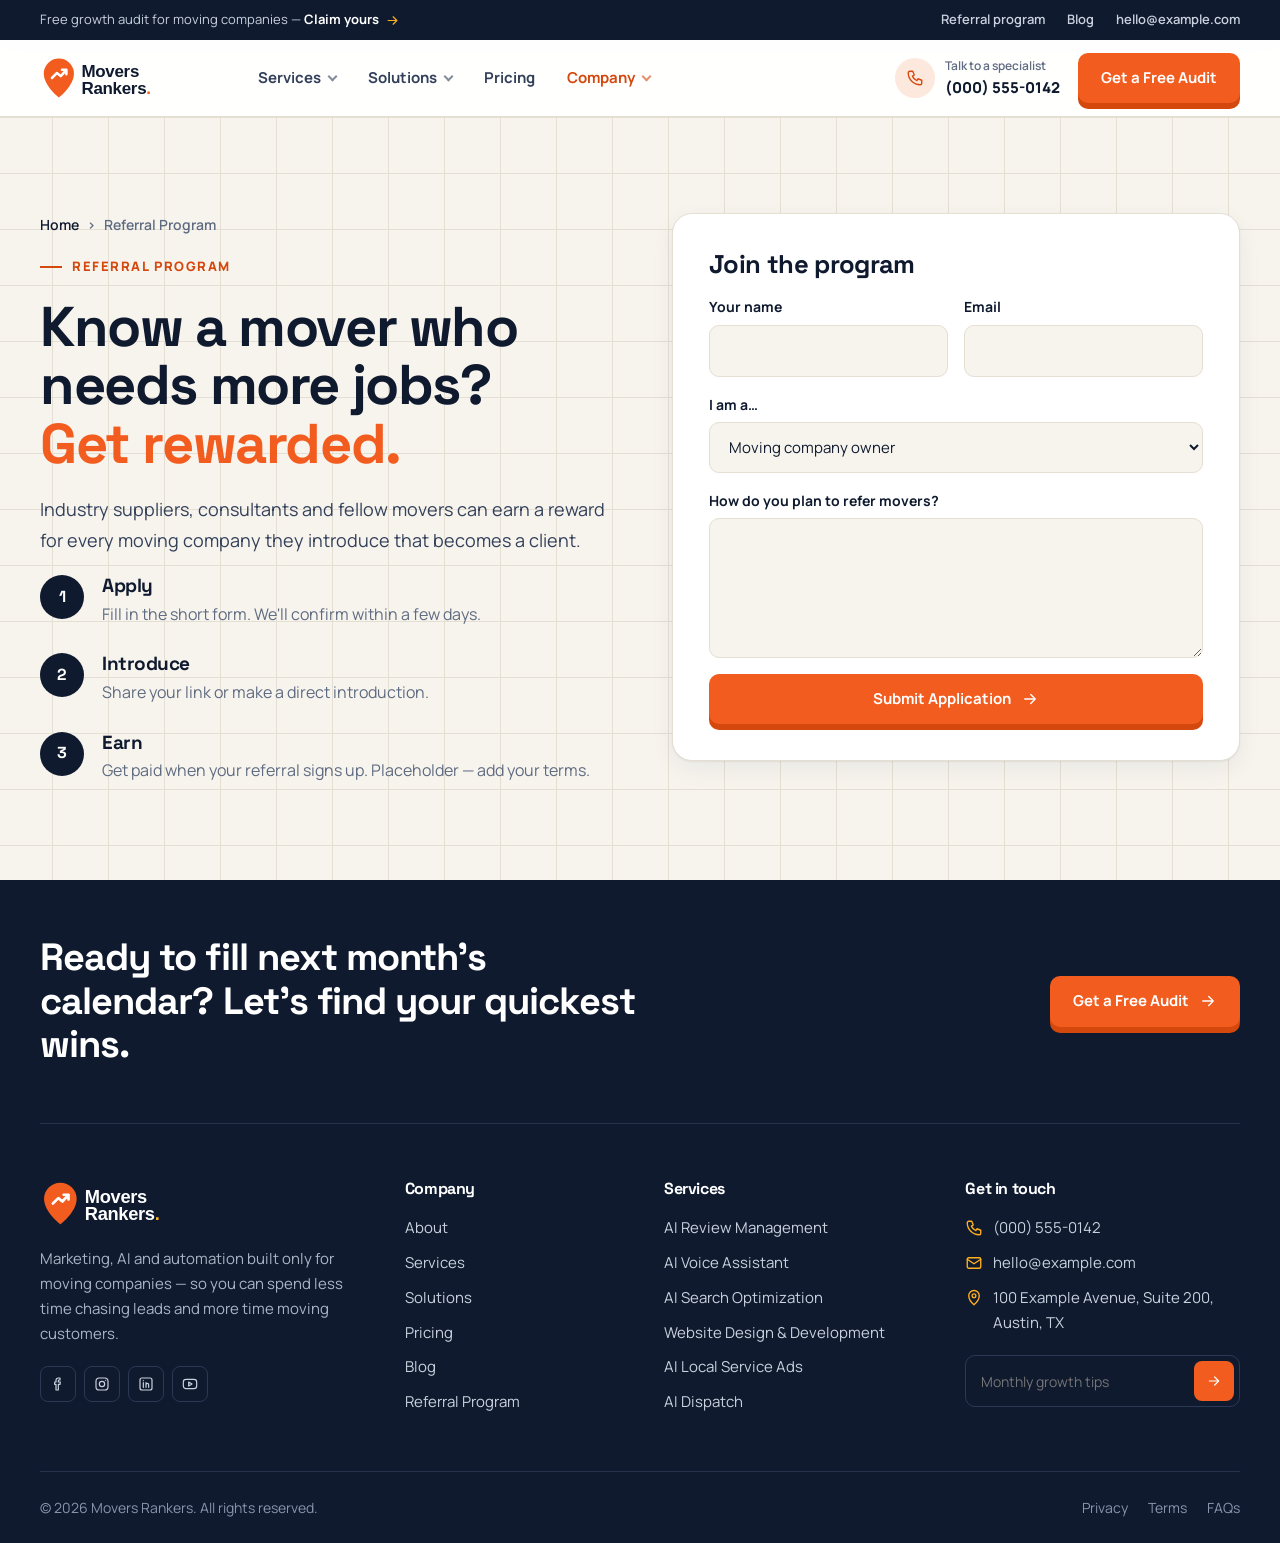
<file: affiliate.html>
<!doctype html>
<html lang="en">
<head>
  <meta charset="utf-8">
  <meta name="viewport" content="width=device-width, initial-scale=1">
  <title>Referral Program — Movers Rankers</title>
  <meta name="description" content="Earn rewards for introducing moving companies to Movers Rankers.">
  <link rel="icon" href="assets/img/logo.svg">
  <link rel="preconnect" href="https://fonts.googleapis.com">
  <link rel="preconnect" href="https://fonts.gstatic.com" crossorigin>
  <link href="https://fonts.googleapis.com/css2?family=Manrope:wght@400;500;600;700;800&family=Space+Grotesk:wght@500;600;700&display=swap" rel="stylesheet">
  <link rel="stylesheet" href="assets/css/style.css">
  <script src="assets/js/main.js" defer></script>
</head>
<body data-page="resources">
  <div data-header></div>

  <main>
    <section class="section section--grid">
      <div class="container split" style="align-items:start">
        <div class="stack reveal">
          <nav class="crumbs" aria-label="Breadcrumb"><a href="index.html">Home</a><span>Referral Program</span></nav>
          <span class="eyebrow">Referral program</span>
          <h1 class="h1" style="font-size:clamp(36px,4.6vw,56px)">Know a mover who needs more jobs? <span class="hl">Get rewarded.</span></h1>
          <p class="lead">Industry suppliers, consultants and fellow movers can earn a reward for every moving company they introduce that becomes a client.</p>
          <div class="feature-list" style="width:100%">
            <div class="feature"><span class="step-num">1</span><div><h4>Apply</h4><p>Fill in the short form. We'll confirm within a few days.</p></div></div>
            <div class="feature"><span class="step-num">2</span><div><h4>Introduce</h4><p>Share your link or make a direct introduction.</p></div></div>
            <div class="feature"><span class="step-num">3</span><div><h4>Earn</h4><p>Get paid when your referral signs up. Placeholder — add your terms.</p></div></div>
          </div>
        </div>
        <form class="form reveal" onsubmit="event.preventDefault(); this.querySelector('button').textContent = 'Application received!'; this.reset();">
          <h2 class="h3">Join the program</h2>
          <div class="form-row">
            <div class="field"><label for="a-name">Your name</label><input id="a-name" required autocomplete="name"></div>
            <div class="field"><label for="a-email">Email</label><input id="a-email" type="email" required autocomplete="email"></div>
          </div>
          <div class="field">
            <label for="a-type">I am a…</label>
            <select id="a-type"><option>Moving company owner</option><option>Industry supplier</option><option>Consultant / agency</option><option>Other</option></select>
          </div>
          <div class="field"><label for="a-msg">How do you plan to refer movers?</label><textarea id="a-msg"></textarea></div>
          <button class="btn btn--primary" type="submit" style="border:0">Submit Application <svg class="ic"><use href="#i-arrow"/></svg></button>
        </form>
      </div>
    </section>
  </main>

  <div data-footer></div>
</body>
</html>
</file>
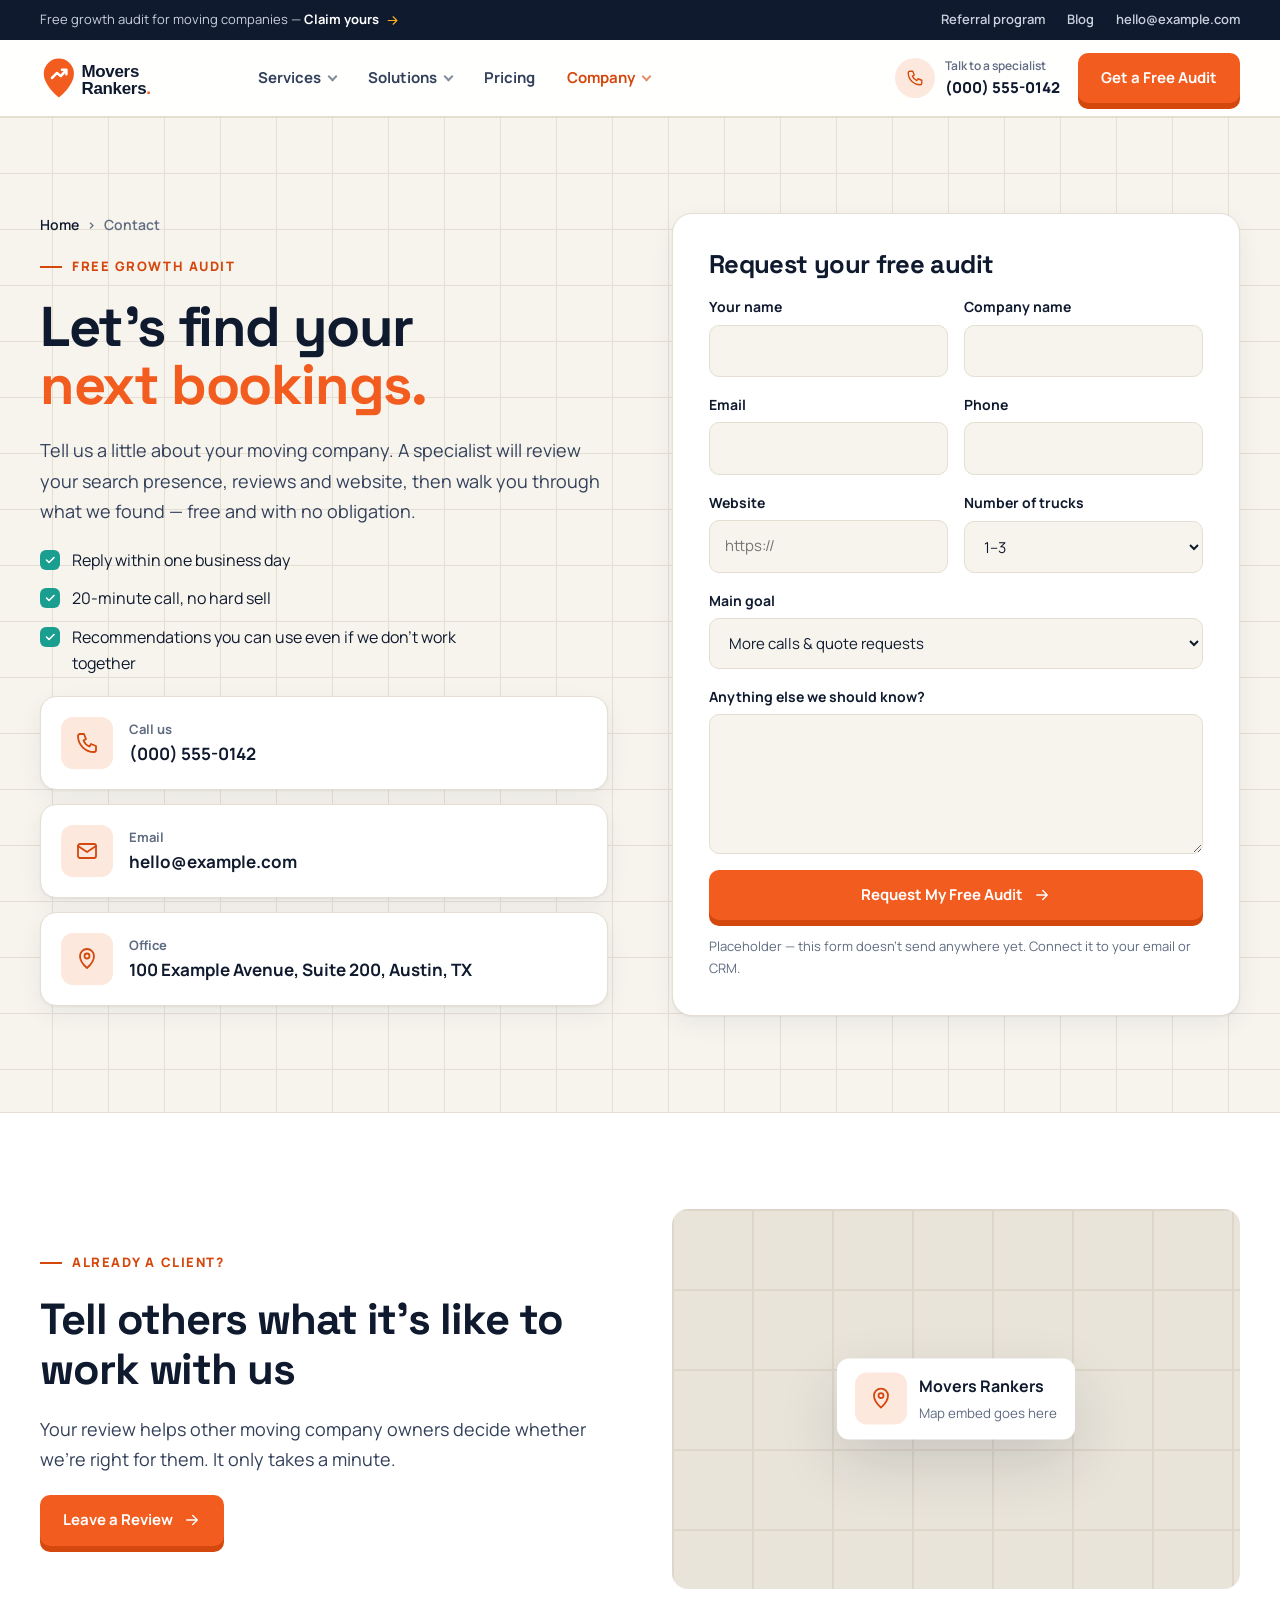
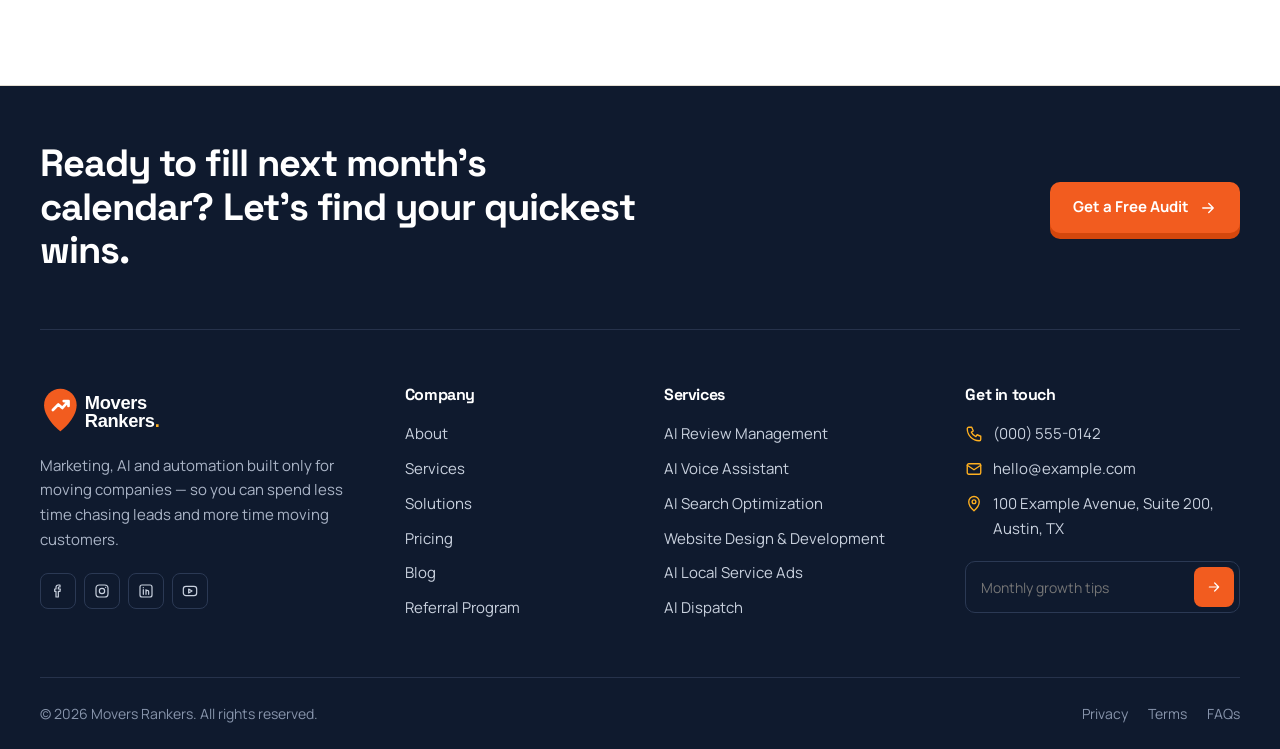
<file: contact.html>
<!doctype html>
<html lang="en">
<head>
  <meta charset="utf-8">
  <meta name="viewport" content="width=device-width, initial-scale=1">
  <title>Contact — Movers Rankers</title>
  <meta name="description" content="Book a free growth audit for your moving company.">
  <link rel="icon" href="assets/img/logo.svg">
  <link rel="preconnect" href="https://fonts.googleapis.com">
  <link rel="preconnect" href="https://fonts.gstatic.com" crossorigin>
  <link href="https://fonts.googleapis.com/css2?family=Manrope:wght@400;500;600;700;800&family=Space+Grotesk:wght@500;600;700&display=swap" rel="stylesheet">
  <link rel="stylesheet" href="assets/css/style.css">
  <script src="assets/js/main.js" defer></script>
</head>
<body data-page="resources">
  <div data-header></div>

  <main>
    <section class="section section--grid">
      <div class="container split" style="align-items:start">
        <div class="stack reveal">
          <nav class="crumbs" aria-label="Breadcrumb"><a href="index.html">Home</a><span>Contact</span></nav>
          <span class="eyebrow">Free growth audit</span>
          <h1 class="h1" style="font-size:clamp(36px,4.6vw,56px)">Let's find your <span class="hl">next bookings.</span></h1>
          <p class="lead">Tell us a little about your moving company. A specialist will review your search presence, reviews and website, then walk you through what we found — free and with no obligation.</p>
          <ul class="check-list">
            <li>Reply within one business day</li>
            <li>20-minute call, no hard sell</li>
            <li>Recommendations you can use even if we don't work together</li>
          </ul>
          <div class="info-list" id="info-list"></div>
        </div>

        <form class="form reveal" onsubmit="event.preventDefault(); this.querySelector('button').textContent = 'Thanks — we\'ll be in touch soon!'; this.reset();">
          <h2 class="h3">Request your free audit</h2>
          <div class="form-row">
            <div class="field"><label for="f-name">Your name</label><input id="f-name" required autocomplete="name"></div>
            <div class="field"><label for="f-company">Company name</label><input id="f-company" autocomplete="organization"></div>
          </div>
          <div class="form-row">
            <div class="field"><label for="f-email">Email</label><input id="f-email" type="email" required autocomplete="email"></div>
            <div class="field"><label for="f-phone">Phone</label><input id="f-phone" type="tel" autocomplete="tel"></div>
          </div>
          <div class="form-row">
            <div class="field"><label for="f-web">Website</label><input id="f-web" type="url" placeholder="https://"></div>
            <div class="field">
              <label for="f-size">Number of trucks</label>
              <select id="f-size"><option>1–3</option><option>4–10</option><option>11–25</option><option>25+</option></select>
            </div>
          </div>
          <div class="field">
            <label for="f-service">Main goal</label>
            <select id="f-service">
              <option>More calls & quote requests</option>
              <option>More & better reviews</option>
              <option>Stop missing calls</option>
              <option>New or better website</option>
              <option>Run the office more efficiently</option>
              <option>Not sure yet</option>
            </select>
          </div>
          <div class="field"><label for="f-msg">Anything else we should know?</label><textarea id="f-msg"></textarea></div>
          <button class="btn btn--primary" type="submit" style="border:0">Request My Free Audit <svg class="ic"><use href="#i-arrow"/></svg></button>
          <p class="muted" style="font-size:13px">Placeholder — this form doesn't send anywhere yet. Connect it to your email or CRM.</p>
        </form>
      </div>
    </section>

    <section class="section section--alt" id="review-link">
      <div class="container split">
        <div class="stack reveal">
          <span class="eyebrow">Already a client?</span>
          <h2 class="h2">Tell others what it's like to work with us</h2>
          <p class="lead">Your review helps other moving company owners decide whether we're right for them. It only takes a minute.</p>
          <a class="btn btn--primary" href="#">Leave a Review <svg class="ic"><use href="#i-arrow"/></svg></a>
        </div>
        <div class="map reveal" style="border-radius:16px" aria-label="Map placeholder">
          <div class="map-pin"><span class="icon-badge"><svg class="ic"><use href="#i-pin"/></svg></span><span><b>Movers Rankers</b><br><small class="muted">Map embed goes here</small></span></div>
        </div>
      </div>
    </section>
  </main>

  <div data-footer></div>

  <script>
    document.addEventListener("mr:ready", () => {
      const { CONTACT, ic } = window.MR;
      document.getElementById("info-list").innerHTML = [
        ["phone", "Call us", CONTACT.phone],
        ["mail", "Email", CONTACT.email],
        ["pin", "Office", CONTACT.address]
      ].map(([icon, label, value]) => `
        <div class="card info-card"><span class="icon-badge">${ic(icon)}</span><span><small>${label}</small><b>${value}</b></span></div>`).join("");
    });
  </script>
</body>
</html>
</file>
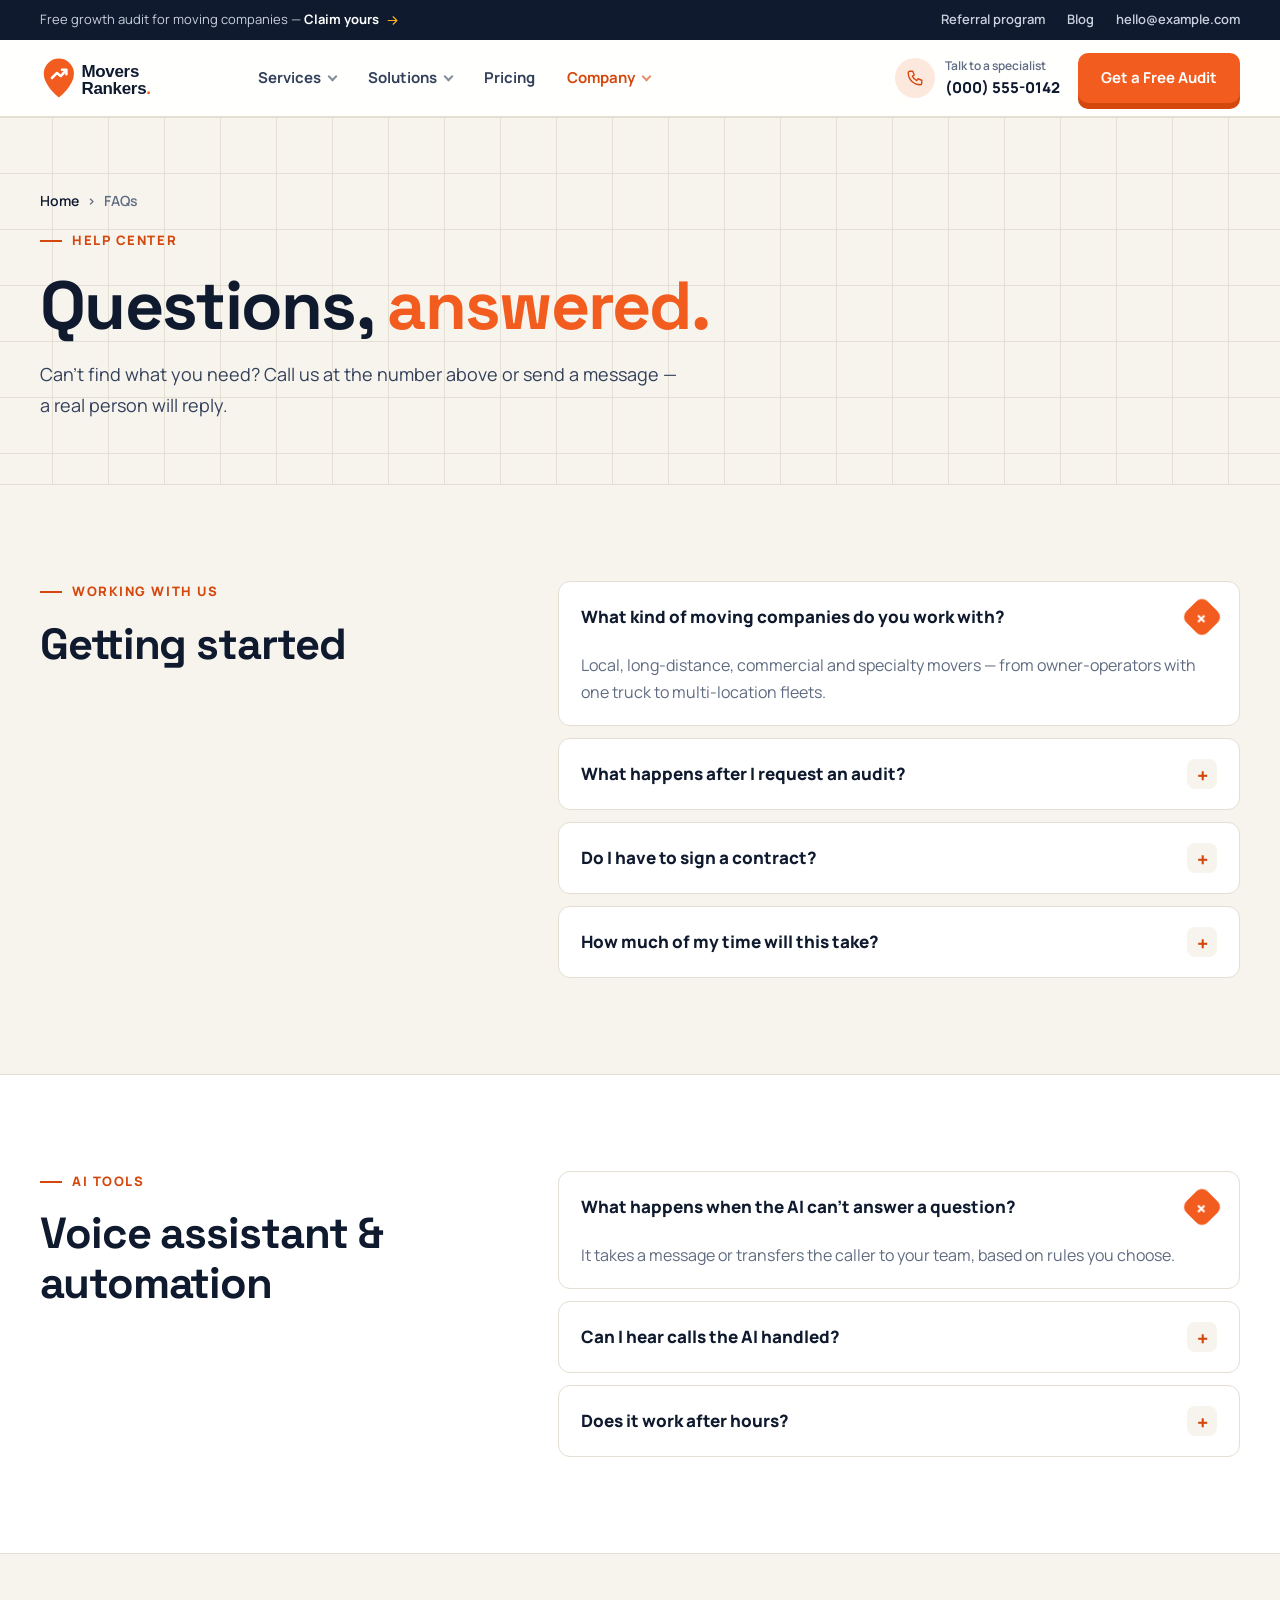
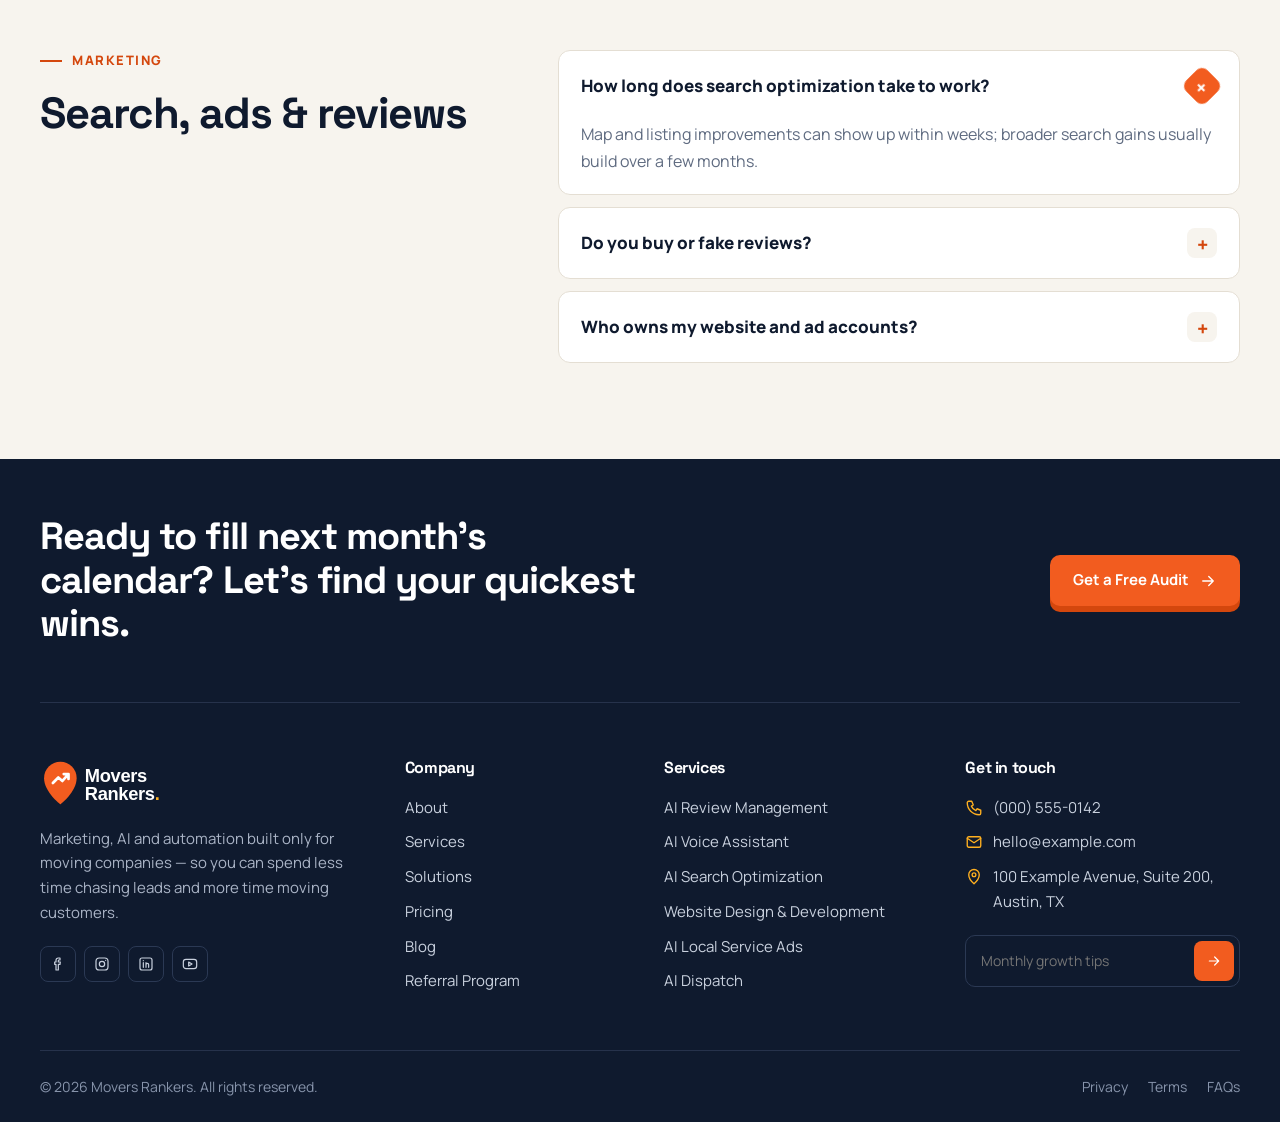
<file: faqs.html>
<!doctype html>
<html lang="en">
<head>
  <meta charset="utf-8">
  <meta name="viewport" content="width=device-width, initial-scale=1">
  <title>FAQs — Movers Rankers</title>
  <meta name="description" content="Answers to common questions from moving companies.">
  <link rel="icon" href="assets/img/logo.svg">
  <link rel="preconnect" href="https://fonts.googleapis.com">
  <link rel="preconnect" href="https://fonts.gstatic.com" crossorigin>
  <link href="https://fonts.googleapis.com/css2?family=Manrope:wght@400;500;600;700;800&family=Space+Grotesk:wght@500;600;700&display=swap" rel="stylesheet">
  <link rel="stylesheet" href="assets/css/style.css">
  <script src="assets/js/main.js" defer></script>
</head>
<body data-page="resources">
  <div data-header></div>

  <main>
    <section class="banner section--grid">
      <div class="container">
        <nav class="crumbs" aria-label="Breadcrumb"><a href="index.html">Home</a><span>FAQs</span></nav>
        <span class="eyebrow">Help center</span>
        <h1 class="h1">Questions, <span class="hl">answered.</span></h1>
        <p class="lead">Can't find what you need? Call us at the number above or send a message — a real person will reply.</p>
      </div>
    </section>

    <section class="section">
      <div class="container faq-layout">
        <div class="section-head reveal">
          <span class="eyebrow">Working with us</span>
          <h2 class="h2">Getting started</h2>
        </div>
        <div class="faq reveal">
          <details open><summary>What kind of moving companies do you work with?</summary><p>Local, long-distance, commercial and specialty movers — from owner-operators with one truck to multi-location fleets.</p></details>
          <details><summary>What happens after I request an audit?</summary><p>We review your online presence, then book a short call to walk through what we found and what we'd do first.</p></details>
          <details><summary>Do I have to sign a contract?</summary><p>Monthly services are month to month. One-time projects are quoted and agreed up front.</p></details>
          <details><summary>How much of my time will this take?</summary><p>Expect a kickoff call and a short monthly review. We handle the day-to-day work.</p></details>
        </div>
      </div>
    </section>

    <section class="section section--alt">
      <div class="container faq-layout">
        <div class="section-head reveal">
          <span class="eyebrow">AI tools</span>
          <h2 class="h2">Voice assistant & automation</h2>
        </div>
        <div class="faq reveal">
          <details open><summary>What happens when the AI can't answer a question?</summary><p>It takes a message or transfers the caller to your team, based on rules you choose.</p></details>
          <details><summary>Can I hear calls the AI handled?</summary><p>Yes. Recordings and summaries are available in your dashboard.</p></details>
          <details><summary>Does it work after hours?</summary><p>Yes — nights, weekends and holidays, which is often when customers are planning a move.</p></details>
        </div>
      </div>
    </section>

    <section class="section">
      <div class="container faq-layout">
        <div class="section-head reveal">
          <span class="eyebrow">Marketing</span>
          <h2 class="h2">Search, ads & reviews</h2>
        </div>
        <div class="faq reveal">
          <details open><summary>How long does search optimization take to work?</summary><p>Map and listing improvements can show up within weeks; broader search gains usually build over a few months.</p></details>
          <details><summary>Do you buy or fake reviews?</summary><p>Never. We only help you ask real customers for honest feedback.</p></details>
          <details><summary>Who owns my website and ad accounts?</summary><p>You do. Everything is set up in your name and stays yours if you leave.</p></details>
        </div>
      </div>
    </section>
  </main>

  <div data-footer></div>
</body>
</html>
</file>
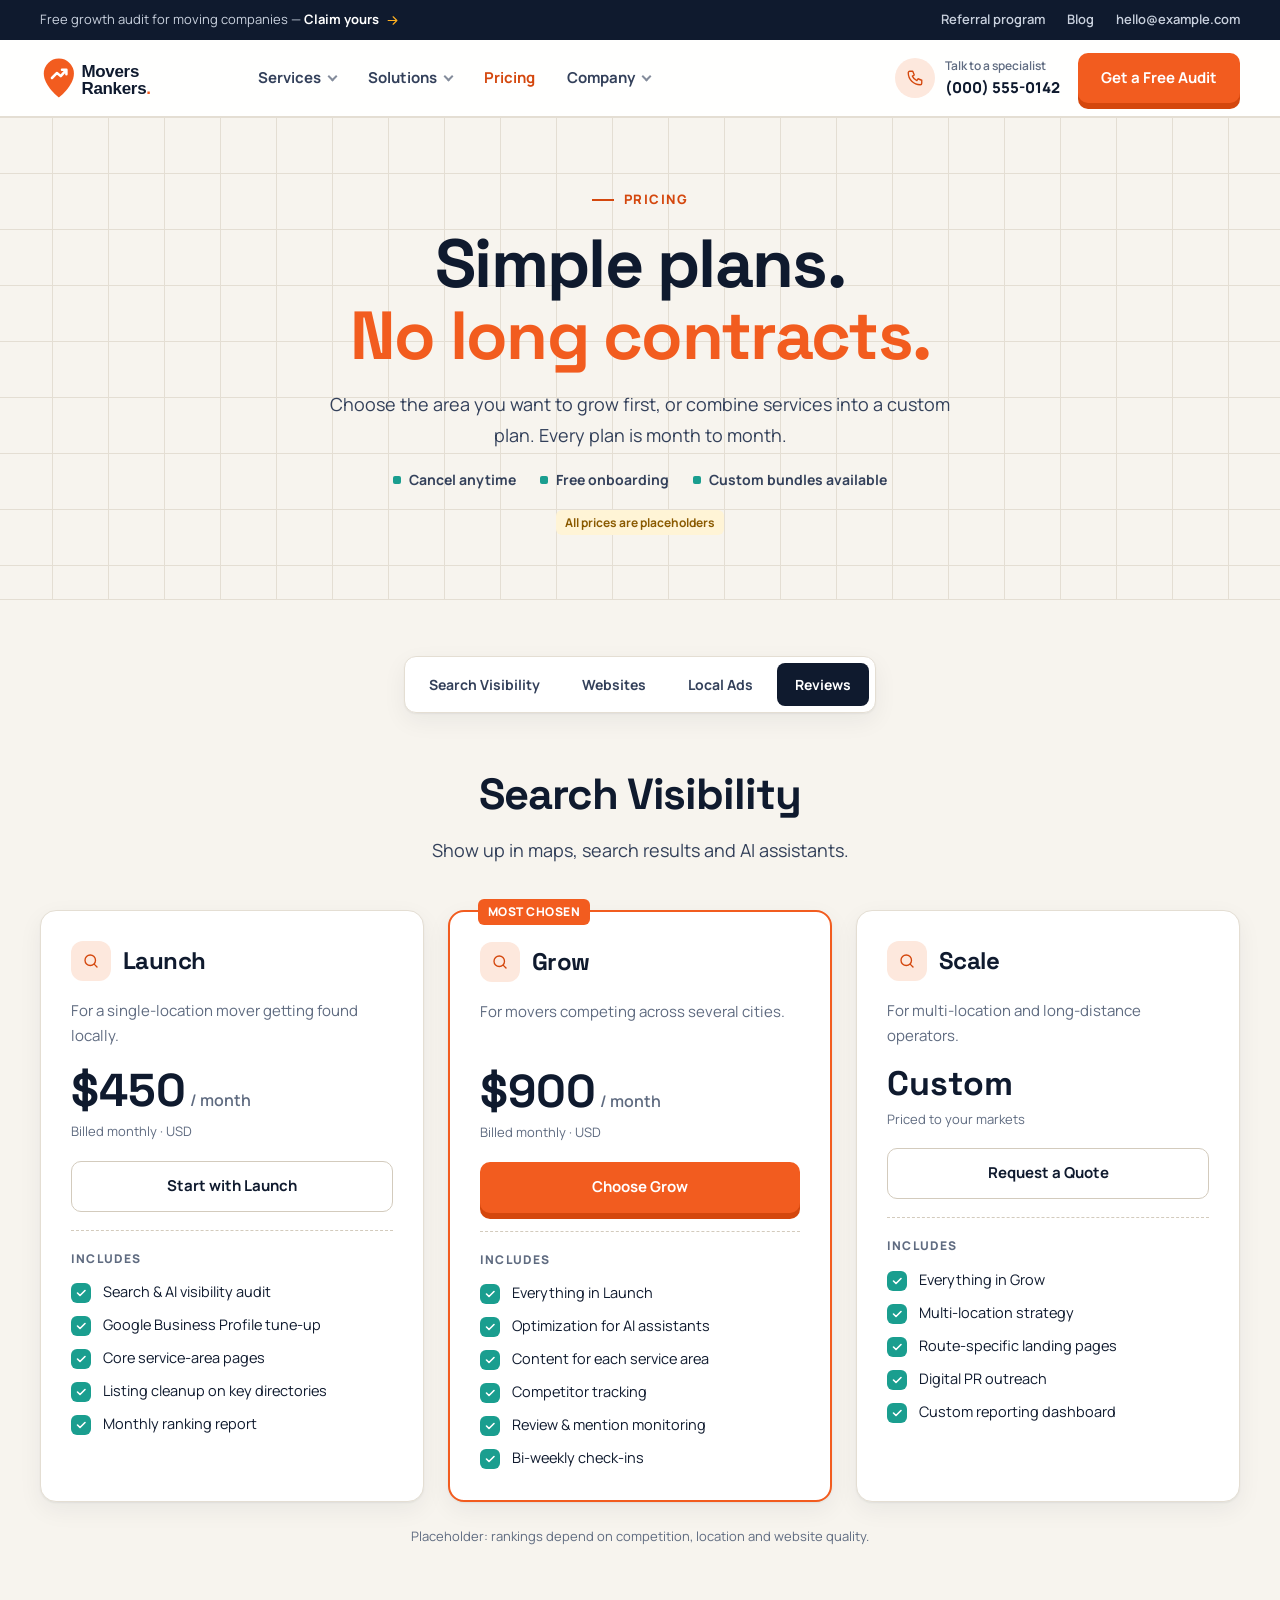
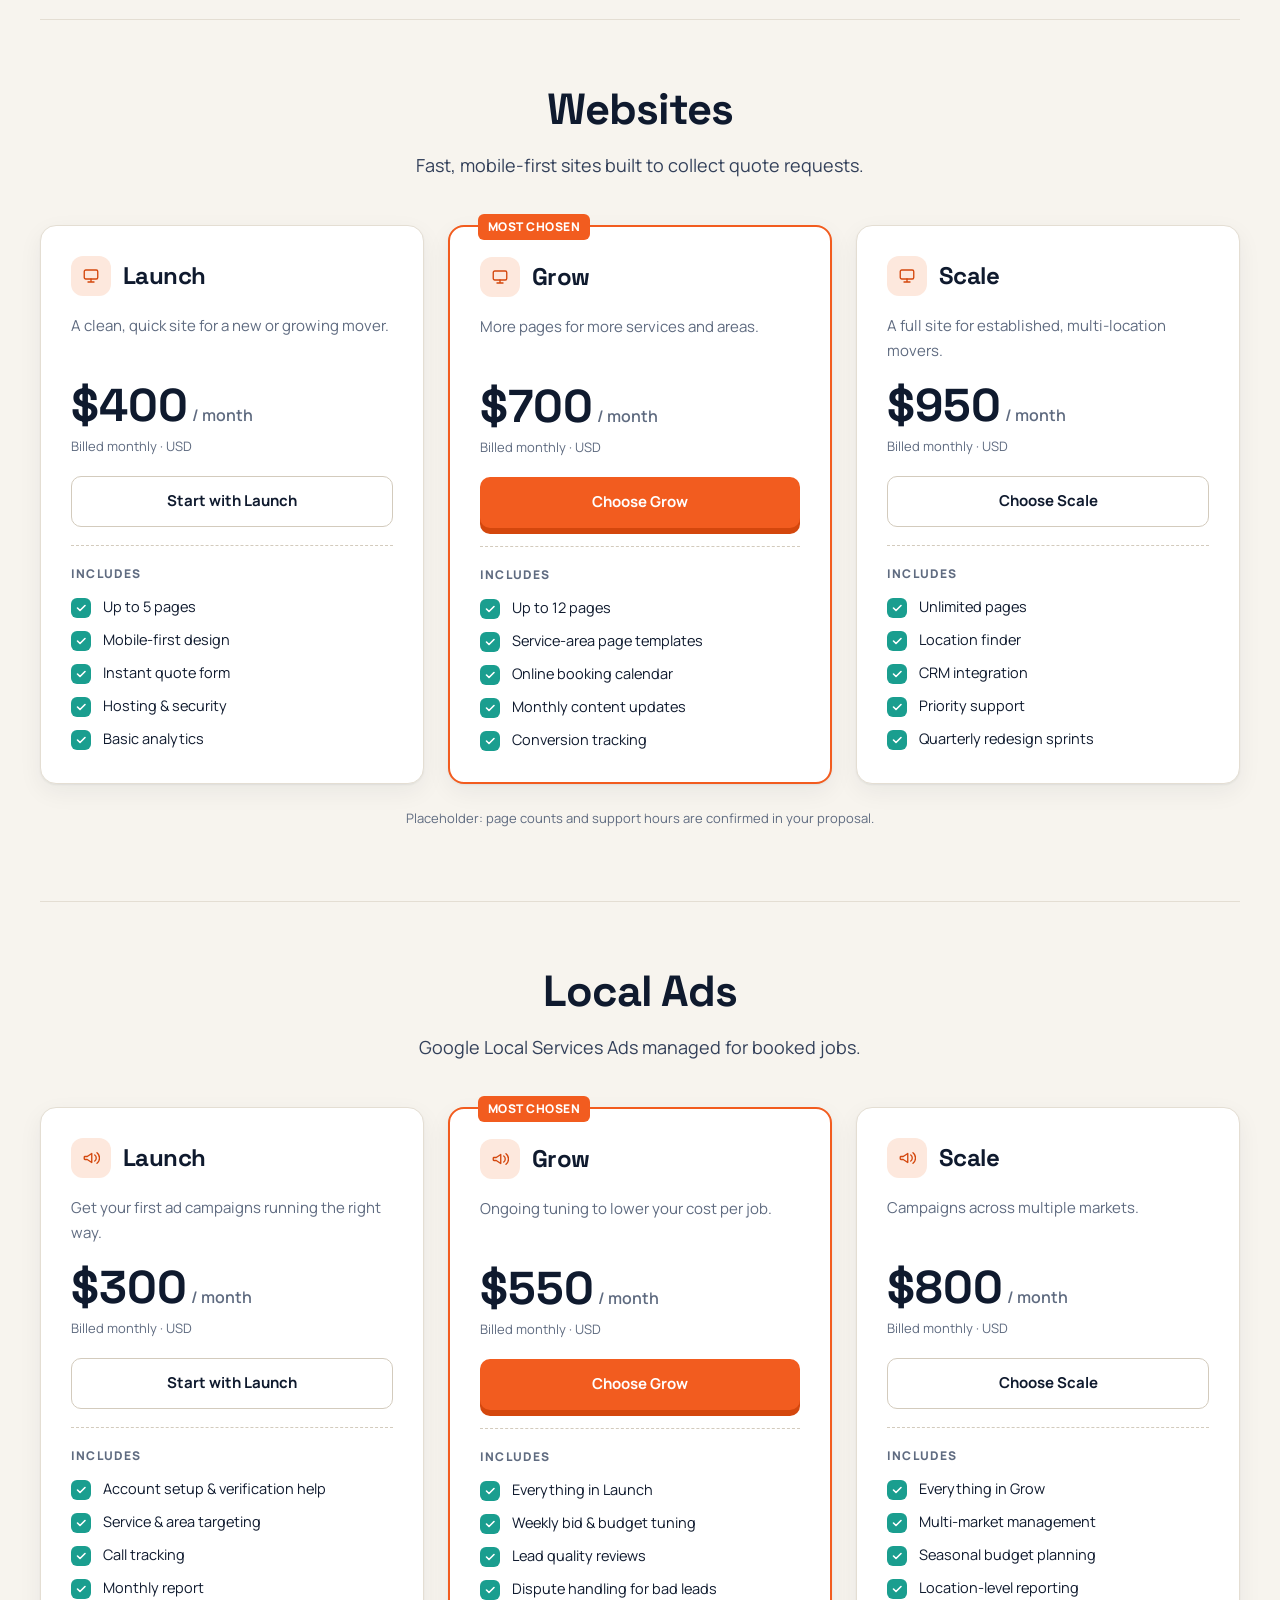
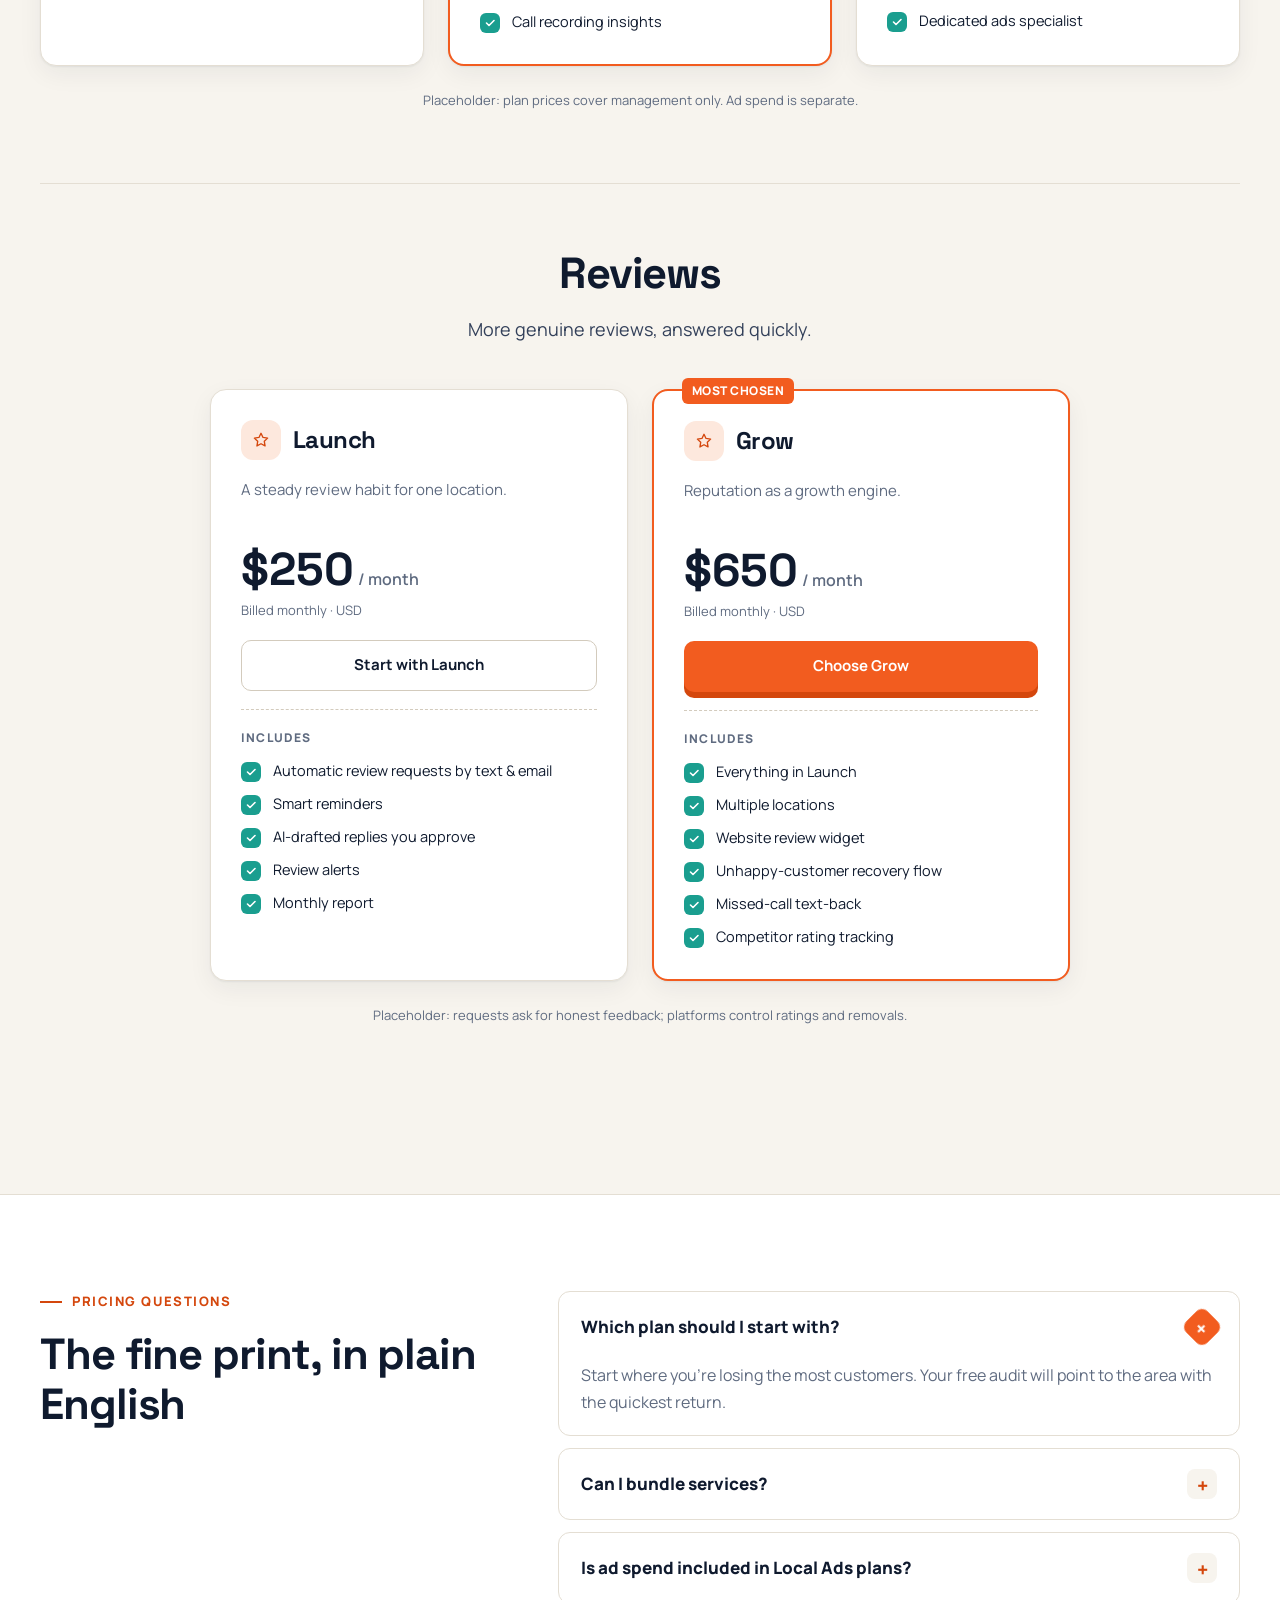
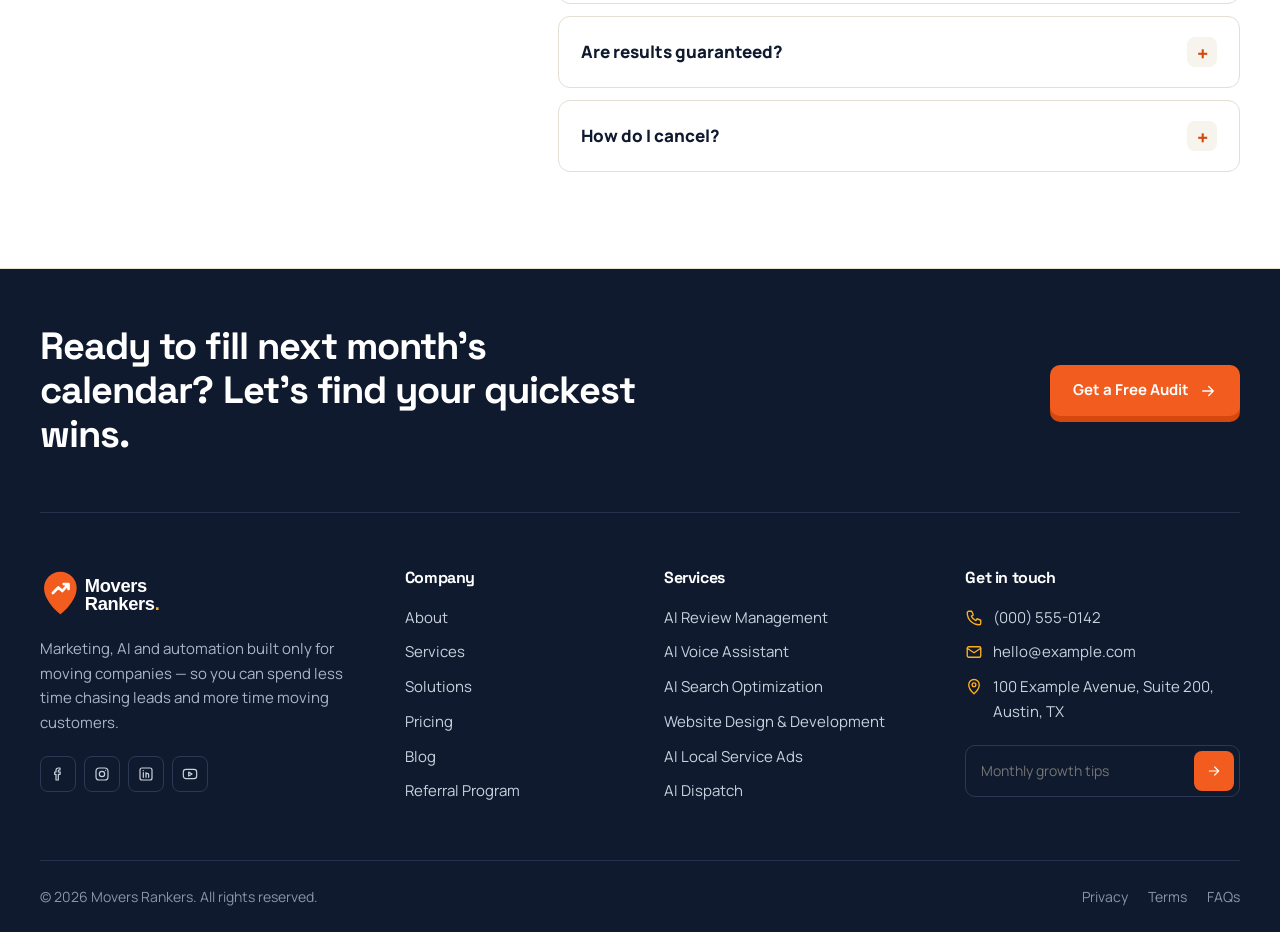
<file: pricing.html>
<!doctype html>
<html lang="en">
<head>
  <meta charset="utf-8">
  <meta name="viewport" content="width=device-width, initial-scale=1">
  <title>Pricing — Movers Rankers</title>
  <meta name="description" content="Simple monthly plans for moving companies.">
  <link rel="icon" href="assets/img/logo.svg">
  <link rel="preconnect" href="https://fonts.googleapis.com">
  <link rel="preconnect" href="https://fonts.gstatic.com" crossorigin>
  <link href="https://fonts.googleapis.com/css2?family=Manrope:wght@400;500;600;700;800&family=Space+Grotesk:wght@500;600;700&display=swap" rel="stylesheet">
  <link rel="stylesheet" href="assets/css/style.css">
  <script src="assets/js/main.js" defer></script>
</head>
<body data-page="pricing">
  <div data-header></div>

  <main>
    <section class="banner banner--center section--grid">
      <div class="container">
        <span class="eyebrow">Pricing</span>
        <h1 class="h1" style="max-width:900px">Simple plans. <span class="hl">No long contracts.</span></h1>
        <p class="lead">Choose the area you want to grow first, or combine services into a custom plan. Every plan is month to month.</p>
        <div class="hero-meta"><span>Cancel anytime</span><span>Free onboarding</span><span>Custom bundles available</span></div>
        <span class="sample-note">All prices are placeholders</span>
      </div>
    </section>

    <section class="section" style="padding-top:56px">
      <div class="container">
        <nav class="price-tabs" aria-label="Pricing sections">
          <a class="price-tab" href="#p-search" aria-current="true">Search Visibility</a>
          <a class="price-tab" href="#p-web">Websites</a>
          <a class="price-tab" href="#p-ads">Local Ads</a>
          <a class="price-tab" href="#p-reviews">Reviews</a>
        </nav>
        <div id="price-panels"></div>
      </div>
    </section>

    <section class="section section--alt">
      <div class="container faq-layout">
        <div class="section-head reveal">
          <span class="eyebrow">Pricing questions</span>
          <h2 class="h2">The fine print, in plain English</h2>
        </div>
        <div class="faq reveal">
          <details open><summary>Which plan should I start with?</summary><p>Start where you're losing the most customers. Your free audit will point to the area with the quickest return.</p></details>
          <details><summary>Can I bundle services?</summary><p>Yes. Bundles are priced as a custom plan, usually with a discount over buying services separately.</p></details>
          <details><summary>Is ad spend included in Local Ads plans?</summary><p>No. Plan prices cover setup and management. Your ad budget is paid directly to the ad platform and agreed with you up front.</p></details>
          <details><summary>Are results guaranteed?</summary><p>No one can honestly guarantee a number of booked jobs. We commit to clear reporting and continuous improvement.</p></details>
          <details><summary>How do I cancel?</summary><p>Give 30 days' notice. Placeholder — confirm your actual terms.</p></details>
        </div>
      </div>
    </section>
  </main>

  <div data-footer></div>

  <script>
    document.addEventListener("mr:ready", () => {
      const { ic } = window.MR;
      // [id, title, intro, icon, plans[[name, desc, price, cta, items]], note]
      const groups = [
        ["p-search", "Search Visibility", "Show up in maps, search results and AI assistants.", "search", [
          ["Launch", "For a single-location mover getting found locally.", 450, "Start with Launch", ["Search & AI visibility audit", "Google Business Profile tune-up", "Core service-area pages", "Listing cleanup on key directories", "Monthly ranking report"]],
          ["Grow", "For movers competing across several cities.", 900, "Choose Grow", ["Everything in Launch", "Optimization for AI assistants", "Content for each service area", "Competitor tracking", "Review & mention monitoring", "Bi-weekly check-ins"]],
          ["Scale", "For multi-location and long-distance operators.", null, "Request a Quote", ["Everything in Grow", "Multi-location strategy", "Route-specific landing pages", "Digital PR outreach", "Custom reporting dashboard"]]
        ], "Placeholder: rankings depend on competition, location and website quality."],
        ["p-web", "Websites", "Fast, mobile-first sites built to collect quote requests.", "monitor", [
          ["Launch", "A clean, quick site for a new or growing mover.", 400, "Start with Launch", ["Up to 5 pages", "Mobile-first design", "Instant quote form", "Hosting & security", "Basic analytics"]],
          ["Grow", "More pages for more services and areas.", 700, "Choose Grow", ["Up to 12 pages", "Service-area page templates", "Online booking calendar", "Monthly content updates", "Conversion tracking"]],
          ["Scale", "A full site for established, multi-location movers.", 950, "Choose Scale", ["Unlimited pages", "Location finder", "CRM integration", "Priority support", "Quarterly redesign sprints"]]
        ], "Placeholder: page counts and support hours are confirmed in your proposal."],
        ["p-ads", "Local Ads", "Google Local Services Ads managed for booked jobs.", "megaphone", [
          ["Launch", "Get your first ad campaigns running the right way.", 300, "Start with Launch", ["Account setup & verification help", "Service & area targeting", "Call tracking", "Monthly report"]],
          ["Grow", "Ongoing tuning to lower your cost per job.", 550, "Choose Grow", ["Everything in Launch", "Weekly bid & budget tuning", "Lead quality reviews", "Dispute handling for bad leads", "Call recording insights"]],
          ["Scale", "Campaigns across multiple markets.", 800, "Choose Scale", ["Everything in Grow", "Multi-market management", "Seasonal budget planning", "Location-level reporting", "Dedicated ads specialist"]]
        ], "Placeholder: plan prices cover management only. Ad spend is separate."],
        ["p-reviews", "Reviews", "More genuine reviews, answered quickly.", "star", [
          ["Launch", "A steady review habit for one location.", 250, "Start with Launch", ["Automatic review requests by text & email", "Smart reminders", "AI-drafted replies you approve", "Review alerts", "Monthly report"]],
          ["Grow", "Reputation as a growth engine.", 650, "Choose Grow", ["Everything in Launch", "Multiple locations", "Website review widget", "Unhappy-customer recovery flow", "Missed-call text-back", "Competitor rating tracking"]]
        ], "Placeholder: requests ask for honest feedback; platforms control ratings and removals."]
      ];

      document.getElementById("price-panels").innerHTML = groups.map(([id, title, intro, icon, plans, note]) => `
        <section class="price-panel" id="${id}">
          <div class="section-head section-head--center reveal" style="margin-bottom:44px">
            <h2 class="h2">${title}</h2>
            <p class="lead">${intro}</p>
          </div>
          <div class="${plans.length === 2 ? "grid-2" : "grid-3"}">
            ${plans.map(([name, desc, price, cta, items], i) => {
              const featured = i === 1;
              return `
              <div class="card price-card reveal${featured ? " is-featured" : ""}">
                ${featured ? '<span class="ribbon">MOST CHOSEN</span>' : ""}
                <div class="plan-top"><span class="icon-badge">${ic(icon)}</span><h3 class="plan-name">${name}</h3></div>
                <p class="plan-desc">${desc}</p>
                ${price
                  ? `<div class="price"><strong>$${price}</strong><span>/ month</span></div><p class="price-meta">Billed monthly · USD</p>`
                  : `<div class="price"><strong style="font-size:34px">Custom</strong></div><p class="price-meta">Priced to your markets</p>`}
                <a class="btn ${featured ? "btn--primary" : "btn--ghost"}" href="contact.html">${cta}</a>
                <div class="included"><span>INCLUDES</span><ul class="check-list">${items.map((x) => `<li>${x}</li>`).join("")}</ul></div>
              </div>`;
            }).join("")}
          </div>
          <p class="disclaimer">${note}</p>
        </section>`).join("");
    });
  </script>
</body>
</html>
</file>
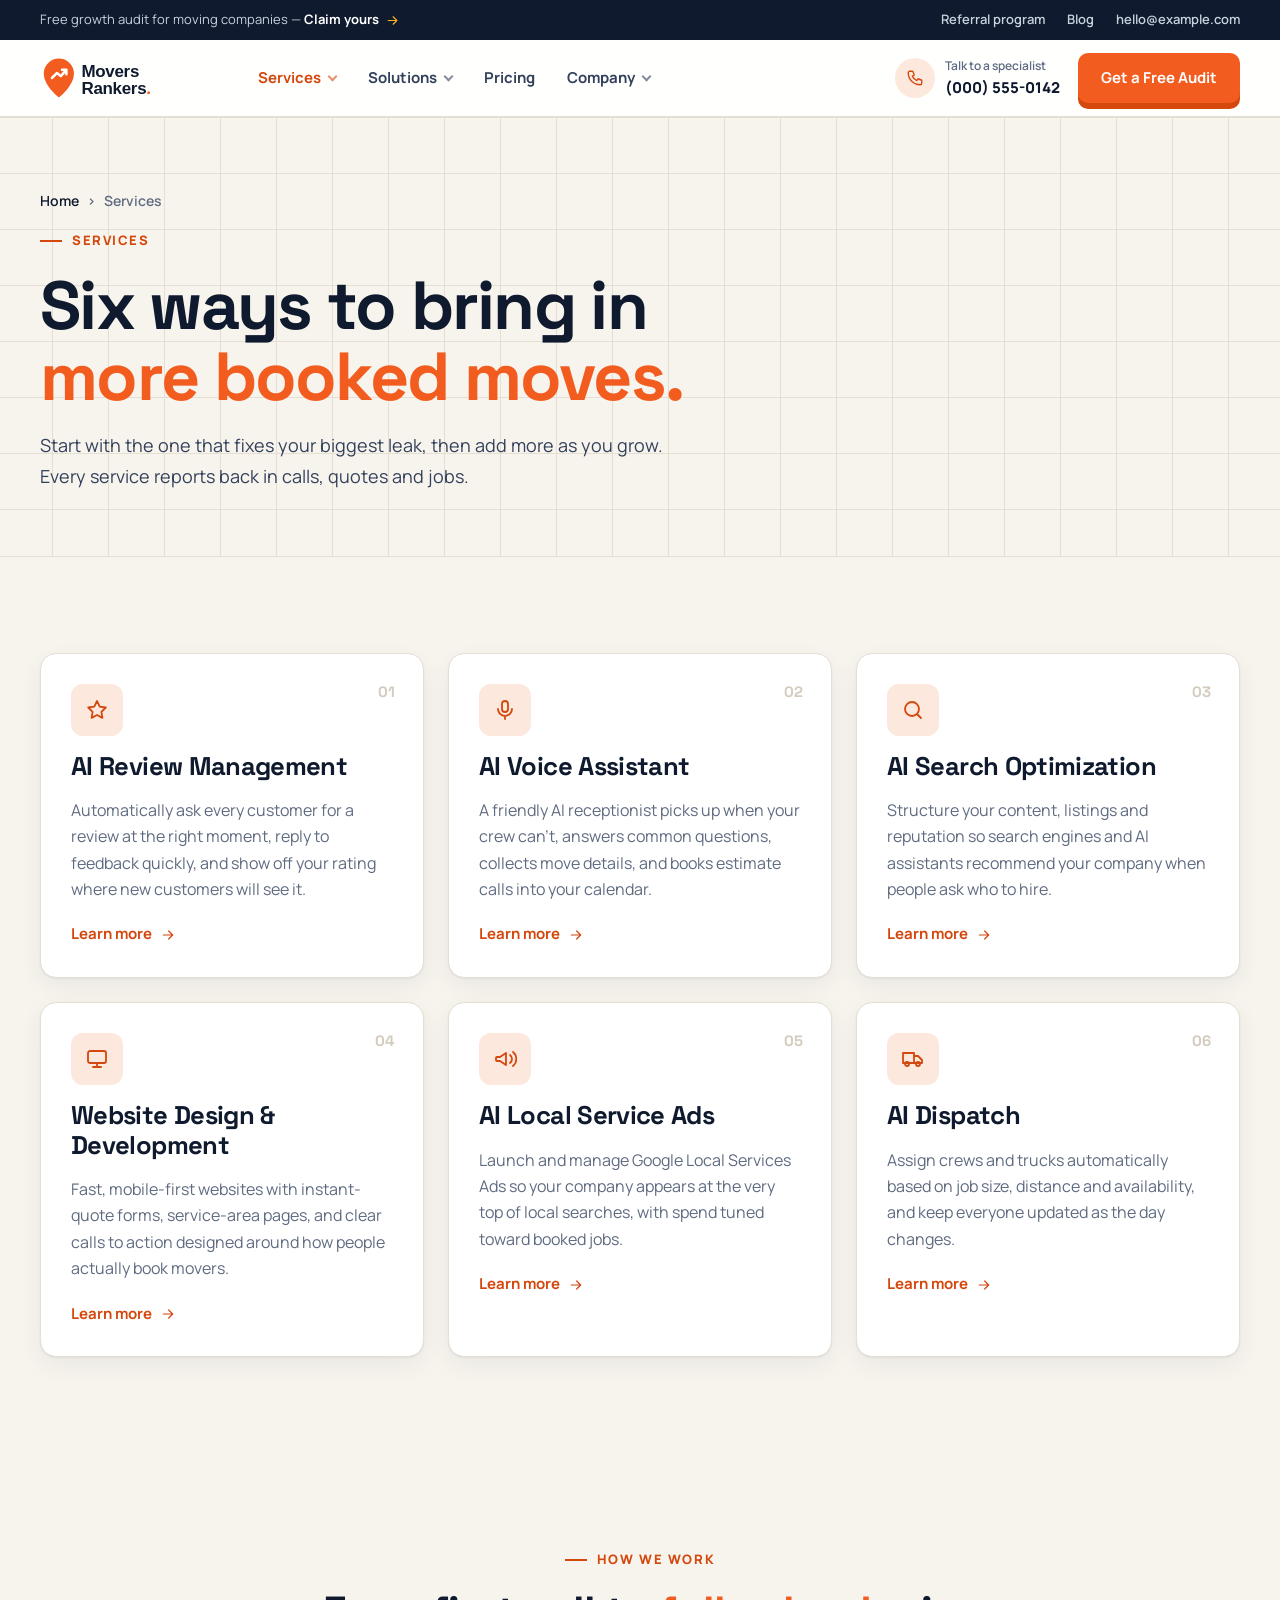
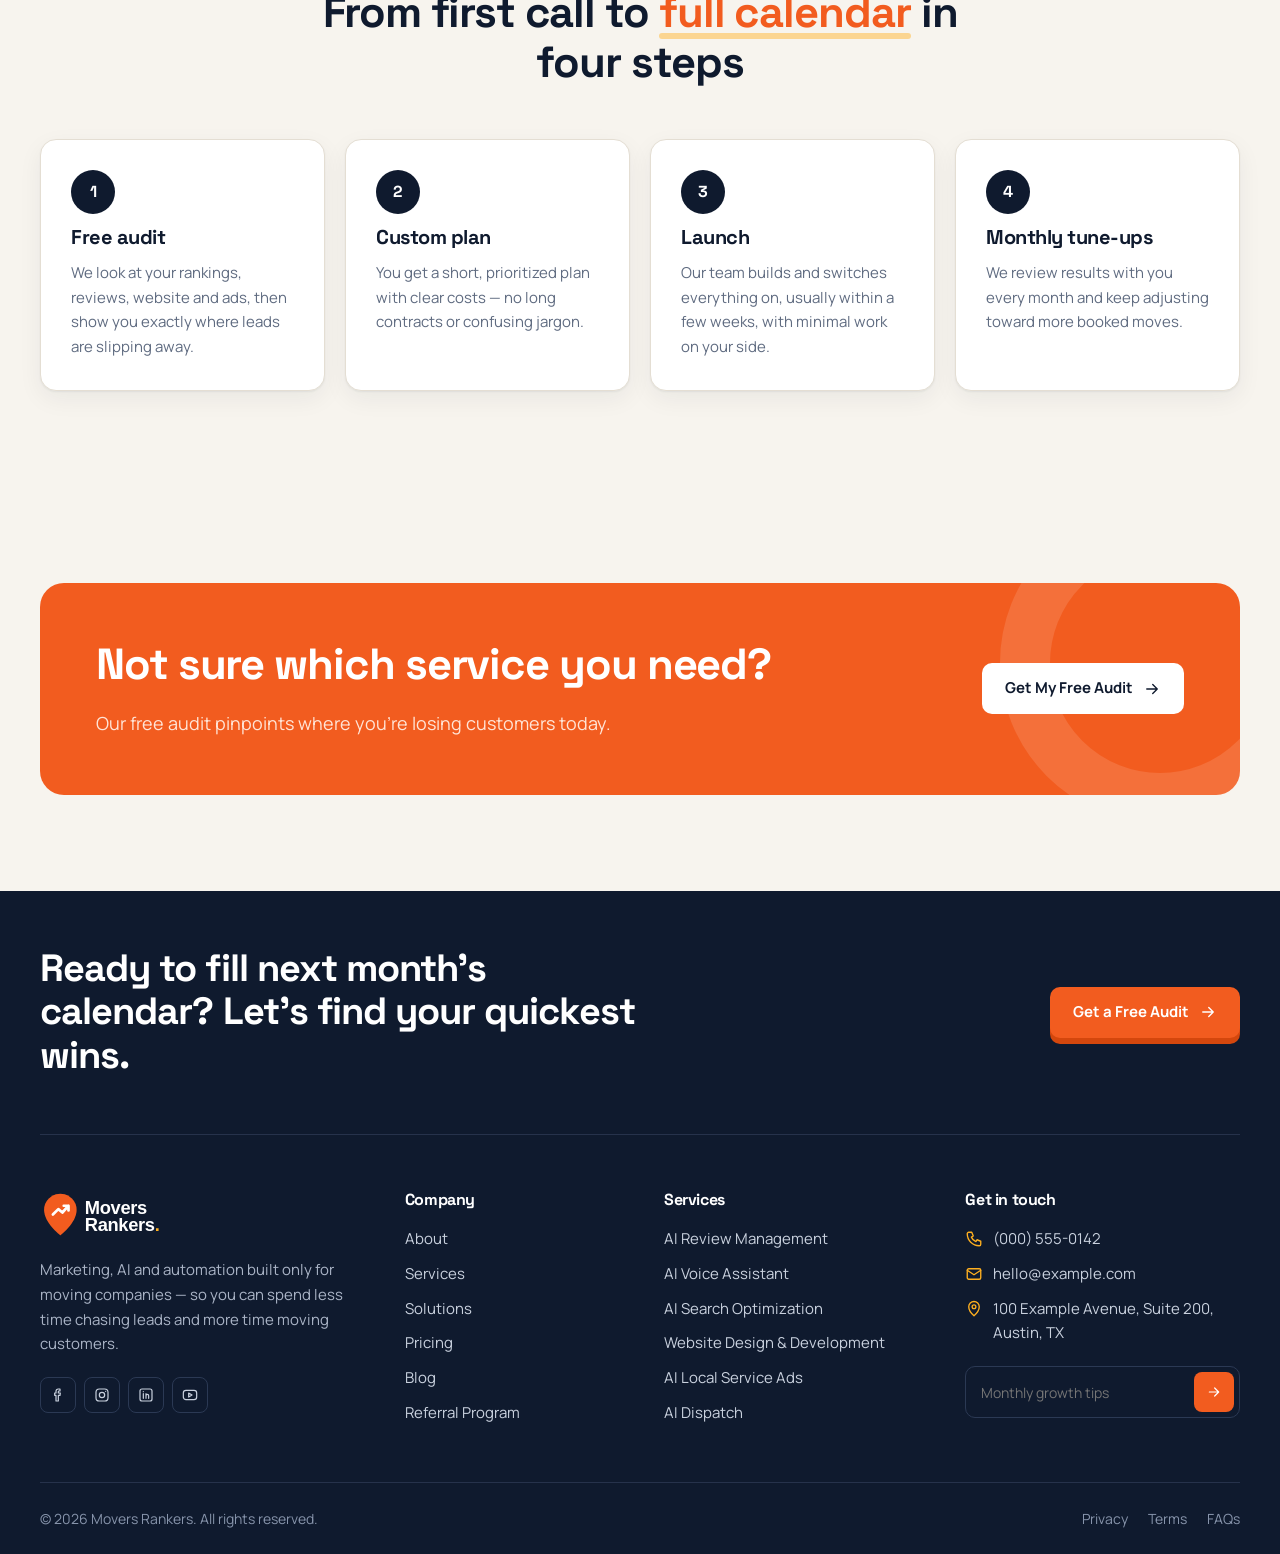
<file: services.html>
<!doctype html>
<html lang="en">
<head>
  <meta charset="utf-8">
  <meta name="viewport" content="width=device-width, initial-scale=1">
  <title>Services — Movers Rankers</title>
  <meta name="description" content="Marketing and AI services built for moving companies.">
  <link rel="icon" href="assets/img/logo.svg">
  <link rel="preconnect" href="https://fonts.googleapis.com">
  <link rel="preconnect" href="https://fonts.gstatic.com" crossorigin>
  <link href="https://fonts.googleapis.com/css2?family=Manrope:wght@400;500;600;700;800&family=Space+Grotesk:wght@500;600;700&display=swap" rel="stylesheet">
  <link rel="stylesheet" href="assets/css/style.css">
  <script src="assets/js/main.js" defer></script>
</head>
<body data-page="services">
  <div data-header></div>

  <main>
    <section class="banner section--grid">
      <div class="container">
        <nav class="crumbs" aria-label="Breadcrumb"><a href="index.html">Home</a><span>Services</span></nav>
        <span class="eyebrow">Services</span>
        <h1 class="h1" style="max-width:880px">Six ways to bring in <span class="hl">more booked moves.</span></h1>
        <p class="lead">Start with the one that fixes your biggest leak, then add more as you grow. Every service reports back in calls, quotes and jobs.</p>
      </div>
    </section>

    <section class="section">
      <div class="container">
        <div class="grid-3" id="service-cards"></div>
      </div>
    </section>

    <div data-partial="process"></div>

    <section class="section">
      <div class="container">
        <div class="cta-band reveal">
          <div class="stack">
            <h2 class="h2">Not sure which service you need?</h2>
            <p>Our free audit pinpoints where you're losing customers today.</p>
          </div>
          <div class="actions"><a class="btn btn--light" href="contact.html">Get My Free Audit <svg class="ic"><use href="#i-arrow"/></svg></a></div>
        </div>
      </div>
    </section>
  </main>

  <div data-footer></div>

  <script>
    document.addEventListener("mr:ready", () => {
      const { SERVICES, ic } = window.MR;
      document.getElementById("service-cards").innerHTML = SERVICES.map((s, i) => `
        <a class="card service-card reveal" href="service-detail.html?s=${s.slug}">
          <span class="card-num">${String(i + 1).padStart(2, "0")}</span>
          <span class="icon-badge">${ic(s.icon)}</span>
          <h2 class="h3">${s.name}</h2>
          <p>${s.long}</p>
          <span class="link-arrow">Learn more ${ic("arrow")}</span>
        </a>`).join("");
    });
  </script>
</body>
</html>
</file>
<file: assets/css/style.css>
/* ==========================================================
   Movers Rankers — site styles
   Light, warm base · navy ink · orange accent
========================================================== */
:root {
  --paper: #f7f4ee;
  --white: #ffffff;
  --ink: #0f1a2e;
  --ink-2: #33405a;
  --muted: #5f6b80;
  --line: #e4ded3;
  --line-strong: #d3cbbd;
  --navy: #0f1a2e;
  --navy-2: #18243b;
  --accent: #f25c1f;
  --accent-dark: #d4470d;
  --accent-soft: #fde8dd;
  --amber: #ffb020;
  --teal: #1a9e8f;
  --radius: 10px;
  --radius-lg: 16px;
  --container: 1200px;
  --shadow: 0 1px 2px rgba(15, 26, 46, .06), 0 8px 24px rgba(15, 26, 46, .06);
  --shadow-lg: 0 24px 60px rgba(15, 26, 46, .14);
  --font: "Manrope", system-ui, -apple-system, "Segoe UI", Arial, sans-serif;
  --font-display: "Space Grotesk", var(--font);
}

*, *::before, *::after { box-sizing: border-box; }
html { scroll-behavior: smooth; }
body {
  margin: 0; background: var(--paper); color: var(--ink);
  font-family: var(--font); font-size: 16px; line-height: 1.65;
  -webkit-font-smoothing: antialiased; overflow-x: hidden;
}
img { display: block; max-width: 100%; height: auto; }
a { color: inherit; text-decoration: none; }
h1, h2, h3, h4, h5, h6 { margin: 0; font-family: var(--font-display); font-weight: 700; line-height: 1.15; letter-spacing: -.025em; }
p { margin: 0; }
ul { margin: 0; padding: 0; list-style: none; }
button { font: inherit; color: inherit; cursor: pointer; }

.ic { width: 20px; height: 20px; fill: none; stroke: currentColor; stroke-width: 1.8; stroke-linecap: round; stroke-linejoin: round; flex-shrink: 0; }
.container { width: min(var(--container), calc(100% - 32px)); margin-inline: auto; }

/* ---------- Sections ---------- */
.section { position: relative; padding: 96px 0; }
.section--alt { background: var(--white); border-block: 1px solid var(--line); }
.section--dark { background: var(--navy); color: #fff; }
.section--dark .lead, .section--dark .muted { color: #aab4c6; }
.section--grid {
  background-color: var(--paper);
  background-image: linear-gradient(var(--line) 1px, transparent 1px), linear-gradient(90deg, var(--line) 1px, transparent 1px);
  background-size: 56px 56px; background-position: center top;
}

/* ---------- Type ---------- */
.eyebrow {
  display: inline-flex; align-items: center; gap: 10px;
  color: var(--accent-dark); font-size: 13px; font-weight: 800; letter-spacing: .12em; text-transform: uppercase;
}
.eyebrow::before { content: ""; width: 22px; height: 2px; background: currentColor; }
.section--dark .eyebrow { color: var(--amber); }
.h1 { font-size: clamp(40px, 5.4vw, 68px); line-height: 1.05; }
.h2 { font-size: clamp(30px, 3.4vw, 44px); }
.h3 { font-size: clamp(21px, 2vw, 26px); }
.hl { position: relative; color: var(--accent); white-space: nowrap; }
.hl::after { content: ""; position: absolute; left: 0; right: 0; bottom: .02em; height: .14em; background: var(--amber); opacity: .45; border-radius: 4px; z-index: -1; }
.lead { color: var(--ink-2); font-size: 18px; line-height: 1.7; }
.muted { color: var(--muted); }

.section-head { display: grid; gap: 16px; max-width: 720px; margin-bottom: 52px; }
.section-head--center { margin-inline: auto; text-align: center; justify-items: center; }
.section-head--split { max-width: none; grid-template-columns: 1fr 1fr; align-items: end; gap: 24px 64px; }
.section-head--split > div { display: grid; gap: 16px; justify-items: start; }

/* ---------- Buttons ---------- */
.btn {
  display: inline-flex; align-items: center; justify-content: center; gap: 10px;
  min-height: 50px; padding: 12px 22px; border: 1.5px solid transparent; border-radius: var(--radius);
  font-weight: 700; font-size: 15px; white-space: nowrap; transition: background .2s, color .2s, border-color .2s, transform .2s;
}
.btn .ic { width: 18px; height: 18px; transition: transform .2s; }
.btn:hover .ic { transform: translateX(3px); }
.btn--primary { background: var(--accent); color: #fff; box-shadow: 0 6px 0 var(--accent-dark); }
.btn--primary:hover { transform: translateY(2px); box-shadow: 0 4px 0 var(--accent-dark); }
.btn--ghost { border-color: var(--line-strong); background: var(--white); color: var(--ink); }
.btn--ghost:hover { border-color: var(--ink); }
.btn--light { background: #fff; color: var(--ink); }
.btn--light:hover { background: var(--amber); }
.section--dark .btn--ghost { background: transparent; color: #fff; border-color: #3a4763; }
.section--dark .btn--ghost:hover { border-color: #fff; }

.link-arrow { display: inline-flex; align-items: center; gap: 8px; color: var(--accent-dark); font-weight: 700; font-size: 15px; }
.link-arrow .ic { width: 16px; height: 16px; transition: transform .2s; }
.link-arrow:hover .ic { transform: translateX(4px); }

/* ---------- Cards & lists ---------- */
.card { position: relative; padding: 30px; border: 1px solid var(--line); border-radius: var(--radius-lg); background: var(--white); box-shadow: var(--shadow); transition: transform .25s, box-shadow .25s, border-color .25s; }
a.card:hover, .card--hover:hover { transform: translateY(-4px); box-shadow: var(--shadow-lg); border-color: var(--line-strong); }
.section--dark .card { background: var(--navy-2); border-color: #26324b; box-shadow: none; }
.icon-badge { display: grid; place-items: center; width: 52px; height: 52px; border-radius: 12px; background: var(--accent-soft); color: var(--accent-dark); flex-shrink: 0; }
.icon-badge .ic { width: 24px; height: 24px; }
.section--dark .icon-badge { background: rgba(255, 176, 32, .12); color: var(--amber); }
.check-list { display: grid; gap: 12px; }
.check-list li { display: flex; gap: 12px; align-items: flex-start; }
.check-list li::before {
  content: ""; flex: 0 0 20px; height: 20px; margin-top: 3px; border-radius: 6px;
  background: var(--teal) url("data:image/svg+xml,%3Csvg xmlns='http://www.w3.org/2000/svg' viewBox='0 0 24 24' fill='none' stroke='white' stroke-width='3.2' stroke-linecap='round' stroke-linejoin='round'%3E%3Cpath d='M5 12l5 5L20 7'/%3E%3C/svg%3E") center / 12px no-repeat;
}
.grid-2 { display: grid; grid-template-columns: repeat(2, minmax(0, 1fr)); gap: 24px; }
.grid-3 { display: grid; grid-template-columns: repeat(3, minmax(0, 1fr)); gap: 24px; }
.grid-4 { display: grid; grid-template-columns: repeat(4, minmax(0, 1fr)); gap: 24px; }
.split { display: grid; grid-template-columns: 1fr 1fr; gap: 64px; align-items: center; }
.stack { display: grid; gap: 20px; justify-items: start; }
.media { position: relative; overflow: hidden; border-radius: var(--radius-lg); background: var(--line); }
.media img { width: 100%; height: 100%; object-fit: cover; }
.tag { display: inline-block; padding: 4px 10px; border-radius: 6px; background: var(--paper); border: 1px solid var(--line); color: var(--ink-2); font-size: 12px; font-weight: 700; }
.sample-note { display: inline-flex; align-items: center; gap: 6px; padding: 3px 9px; border-radius: 6px; background: #fff4d6; color: #8a5a00; font-size: 12px; font-weight: 700; }

.avatar { display: grid; place-items: center; width: 44px; height: 44px; border-radius: 50%; color: #fff; font-family: var(--font-display); font-weight: 700; font-size: 15px; flex-shrink: 0; }
.avatar-row { display: flex; }
.avatar-row .avatar { border: 3px solid var(--paper); }
.avatar-row .avatar + .avatar { margin-left: -12px; }

/* ==========================================================
   HEADER
========================================================== */
.topbar { background: var(--navy); color: #c9d1de; font-size: 13px; }
.topbar .container { display: flex; align-items: center; justify-content: space-between; gap: 16px; min-height: 40px; }
.topbar a { display: inline-flex; align-items: center; gap: 6px; color: #fff; font-weight: 700; }
.topbar a .ic { width: 15px; height: 15px; color: var(--amber); }
.topbar-right { display: flex; gap: 22px; }
.topbar-right a { color: #c9d1de; font-weight: 600; }
.topbar-right a:hover { color: #fff; }

.site-header { position: sticky; top: 0; z-index: 1000; background: rgba(255, 255, 255, .94); backdrop-filter: blur(10px); border-bottom: 1px solid var(--line); }
.hdr { position: relative; display: flex; align-items: center; gap: 28px; min-height: 76px; }
.hdr-brand img { width: 176px; }
.hdr-nav { flex: 1; }
.hdr-list { display: flex; align-items: center; gap: 4px; }
.hdr-link {
  display: inline-flex; align-items: center; gap: 8px; min-height: 42px; padding: 8px 14px;
  border: 0; border-radius: 8px; background: none; color: var(--ink-2); font-size: 15px; font-weight: 700; white-space: nowrap;
  transition: background .2s, color .2s;
}
.hdr-link:hover, .hdr-link[aria-expanded="true"] { background: var(--paper); color: var(--ink); }
.hdr-link[aria-current="page"] { color: var(--accent-dark); }
.chev { width: 7px; height: 7px; margin-top: -4px; border-right: 2px solid currentColor; border-bottom: 2px solid currentColor; transform: rotate(45deg); transition: transform .2s; opacity: .6; }
.hdr-link[aria-expanded="true"] .chev { margin-top: 3px; transform: rotate(225deg); }
.hdr-actions { display: flex; align-items: center; gap: 18px; }
.hdr-phone { display: flex; align-items: center; gap: 10px; font-weight: 800; font-size: 15px; }
.hdr-phone small { display: block; color: var(--muted); font-size: 12px; font-weight: 600; }
.hdr-phone .icon-badge { width: 40px; height: 40px; border-radius: 50%; }
.hdr-phone .icon-badge .ic { width: 18px; height: 18px; }
.hdr-actions .btn { min-height: 46px; }
.hdr-burger { display: none; place-items: center; width: 46px; height: 46px; border: 1px solid var(--line); border-radius: 10px; background: var(--white); }

.mega { position: absolute; top: calc(100% + 1px); left: 0; right: 0; z-index: 5; animation: drop .2s ease both; }
.mega[hidden] { display: none; }
@keyframes drop { from { opacity: 0; transform: translateY(-8px); } to { opacity: 1; transform: none; } }
.mega-box { display: grid; grid-template-columns: 1fr 320px; overflow: hidden; border: 1px solid var(--line); border-top: 0; border-radius: 0 0 var(--radius-lg) var(--radius-lg); background: var(--white); box-shadow: var(--shadow-lg); }
.mega-links { display: grid; grid-template-columns: 1fr 1fr; gap: 6px; padding: 24px; }
.mega-link { display: flex; gap: 14px; padding: 14px; border-radius: 12px; transition: background .2s; }
.mega-link:hover { background: var(--paper); }
.mega-link .icon-badge { width: 42px; height: 42px; border-radius: 10px; transition: background .2s, color .2s; }
.mega-link .icon-badge .ic { width: 20px; height: 20px; }
.mega-link:hover .icon-badge { background: var(--accent); color: #fff; }
.mega-link b { display: block; font-size: 15px; }
.mega-link span span { display: block; color: var(--muted); font-size: 13px; line-height: 1.5; }
.mega-promo { display: grid; align-content: space-between; gap: 18px; padding: 28px; background: var(--navy); color: #fff; }
.mega-promo p { color: #aab4c6; font-size: 14px; }
.mega-promo h4 { font-size: 22px; margin: 8px 0; }
.mega-promo .eyebrow { color: var(--amber); }

.drawer { position: fixed; inset: 0; z-index: 2000; display: flex; justify-content: flex-end; background: rgba(15, 26, 46, .5); }
.drawer[hidden] { display: none; }
.drawer-panel { width: min(400px, 100%); height: 100%; overflow-y: auto; padding: 20px; background: var(--white); animation: slide .25s ease both; }
@keyframes slide { from { transform: translateX(24px); opacity: 0; } to { transform: none; opacity: 1; } }
.drawer-top { display: flex; align-items: center; justify-content: space-between; margin-bottom: 12px; }
.drawer-top img { width: 150px; }
.drawer-close { display: grid; place-items: center; width: 44px; height: 44px; border: 1px solid var(--line); border-radius: 10px; background: none; }
.drawer details, .drawer-direct { border-bottom: 1px solid var(--line); }
.drawer summary, .drawer-direct { display: flex; justify-content: space-between; align-items: center; padding: 16px 4px; font-weight: 700; cursor: pointer; list-style: none; }
.drawer summary::-webkit-details-marker { display: none; }
.drawer summary::after { content: "+"; color: var(--accent); font-size: 22px; line-height: 1; }
.drawer details[open] summary::after { content: "−"; }
.drawer details a { display: block; padding: 10px 12px; border-radius: 8px; color: var(--ink-2); font-size: 15px; }
.drawer details a:hover { background: var(--paper); }
.drawer-foot { display: grid; gap: 10px; margin-top: 24px; }

/* ==========================================================
   HERO
========================================================== */
.hero { padding: 80px 0 0; overflow: hidden; }
.hero-grid { display: grid; grid-template-columns: 1.05fr .95fr; gap: 56px; align-items: center; }
.hero-actions { display: flex; flex-wrap: wrap; gap: 14px; }
.hero-proof { display: flex; align-items: center; gap: 14px; font-size: 14px; color: var(--muted); }
.hero-proof b { color: var(--ink); }
.stars { color: var(--amber); letter-spacing: 2px; }
.hero-visual { position: relative; padding: 0 0 40px 40px; isolation: isolate; }
.hero-visual .media { aspect-ratio: 4 / 5; border-radius: 24px 24px 120px 24px; }
.hero-visual::before { content: ""; position: absolute; left: 0; bottom: 0; width: 70%; height: 70%; border-radius: 24px; background: var(--accent); z-index: -1; }
.lead-card { position: absolute; left: 0; top: 18%; width: 270px; padding: 16px; border-radius: 14px; background: var(--white); box-shadow: var(--shadow-lg); animation: floaty 6s ease-in-out infinite; }
.lead-card-top { display: flex; align-items: center; justify-content: space-between; margin-bottom: 10px; font-size: 12px; color: var(--muted); font-weight: 700; }
.lead-card-top .live { display: inline-flex; align-items: center; gap: 6px; color: var(--teal); }
.lead-card-top .live::before { content: ""; width: 8px; height: 8px; border-radius: 50%; background: var(--teal); box-shadow: 0 0 0 4px rgba(26, 158, 143, .18); }
.lead-card b { display: block; font-family: var(--font-display); font-size: 17px; }
.lead-card p { font-size: 13px; color: var(--muted); }
.lead-card .tag { margin-top: 10px; }
.mini-card { position: absolute; right: -10px; bottom: 80px; display: flex; align-items: center; gap: 12px; padding: 14px 18px; border-radius: 14px; background: var(--navy); color: #fff; box-shadow: var(--shadow-lg); animation: floaty 6s ease-in-out -3s infinite; }
.mini-card strong { display: block; font-family: var(--font-display); font-size: 22px; }
.mini-card small { color: #aab4c6; }
@keyframes floaty { 50% { transform: translateY(-10px); } }
.hero-stats { display: grid; grid-template-columns: repeat(3, 1fr); margin-top: 72px; border-top: 1px solid var(--line); }
.hero-stats div { padding: 28px 24px; border-right: 1px solid var(--line); }
.hero-stats div:last-child { border-right: 0; }
.hero-stats strong { display: block; font-family: var(--font-display); font-size: 36px; line-height: 1.1; }
.hero-stats span { color: var(--muted); font-size: 14px; }

.logo-row { display: flex; flex-wrap: wrap; align-items: center; justify-content: center; gap: 18px 48px; }
.logo-row span { font-family: var(--font-display); font-size: 22px; font-weight: 700; letter-spacing: -.02em; color: #a59c8c; transition: color .2s; }
.logo-row span:hover { color: var(--ink); }
.logo-caption { margin-bottom: 26px; text-align: center; color: var(--muted); font-size: 14px; font-weight: 700; }

/* ---------- Banner (inner pages) ---------- */
.banner { padding: 72px 0 64px; border-bottom: 1px solid var(--line); }
.banner .container { display: grid; gap: 18px; justify-items: start; max-width: var(--container); }
.banner .lead { max-width: 640px; }
.banner--center .container { justify-items: center; text-align: center; }
.crumbs { display: flex; flex-wrap: wrap; gap: 8px; color: var(--muted); font-size: 14px; font-weight: 600; }
.crumbs a { color: var(--ink); }
.crumbs a::after { content: "›"; margin-left: 8px; color: var(--muted); }

/* ---------- Services ---------- */
.service-card { display: grid; gap: 16px; align-content: start; }
.service-card .card-num { position: absolute; top: 26px; right: 28px; font-family: var(--font-display); font-weight: 700; color: var(--line-strong); font-size: 15px; }
.service-card p { color: var(--muted); }
.service-card .link-arrow { margin-top: 4px; }

/* ---------- Journey ---------- */
.journey { display: grid; grid-template-columns: repeat(4, minmax(0, 1fr)); gap: 0; counter-reset: j; }
.journey-step { position: relative; padding: 28px 26px 30px; border-top: 3px solid #26324b; }
.journey-step::before { counter-increment: j; content: "0" counter(j); display: block; margin-bottom: 18px; font-family: var(--font-display); color: var(--amber); font-weight: 700; }
.journey-step::after { content: ""; position: absolute; top: -8px; left: 26px; width: 13px; height: 13px; border-radius: 50%; background: var(--navy); border: 3px solid var(--amber); }
.journey-step h4 { font-size: 22px; margin-bottom: 8px; }
.journey-step p { color: #aab4c6; font-size: 15px; margin-bottom: 14px; }
.journey-step .tag { background: #1d2a44; border-color: #2b3954; color: #dbe2ee; }

/* ---------- Features ---------- */
.feature-list { display: grid; gap: 26px; }
.feature { display: flex; gap: 18px; }
.feature h4 { font-size: 19px; margin-bottom: 4px; }
.feature p { color: var(--muted); }
.photo-stack { position: relative; }
.photo-stack .media:first-child { aspect-ratio: 5 / 4; width: 82%; }
.photo-stack .media:last-child { position: absolute; right: 0; bottom: -40px; width: 46%; aspect-ratio: 1; border: 6px solid var(--white); box-shadow: var(--shadow-lg); }

/* ---------- Results ---------- */
.result-card { display: grid; gap: 14px; align-content: start; }
.result-metric { font-family: var(--font-display); font-size: 52px; font-weight: 700; line-height: 1; color: var(--accent); }
.result-card h4 { font-size: 19px; }
.result-card p { color: var(--muted); }
.result-card .tags { display: flex; flex-wrap: wrap; gap: 6px; }

/* ---------- Reviews ---------- */
.review-grid { display: grid; grid-template-columns: 1fr 1fr 1fr; gap: 24px; }
.review-card { display: grid; gap: 18px; align-content: space-between; }
.review-card blockquote { margin: 0; font-size: 16.5px; color: var(--ink-2); }
.review-person { display: flex; align-items: center; gap: 12px; }
.review-person small { display: block; color: var(--muted); font-size: 13px; }
.review-summary { display: flex; flex-wrap: wrap; align-items: center; justify-content: space-between; gap: 20px; margin-top: 28px; padding: 22px 28px; border-radius: var(--radius-lg); background: var(--navy); color: #fff; }
.review-summary strong { font-family: var(--font-display); font-size: 30px; margin-right: 10px; }

/* ---------- Process ---------- */
.process-grid { display: grid; grid-template-columns: repeat(4, minmax(0, 1fr)); gap: 20px; }
.step { display: grid; gap: 12px; align-content: start; }
.step-num { display: grid; place-items: center; width: 44px; height: 44px; border-radius: 50%; background: var(--navy); color: #fff; font-family: var(--font-display); font-weight: 700; }
.step h5 { font-size: 20px; }
.step p { color: var(--muted); font-size: 15px; }

/* ---------- FAQ ---------- */
.faq-layout { display: grid; grid-template-columns: .8fr 1.2fr; gap: 64px; align-items: start; }
.faq-layout .section-head { margin-bottom: 0; position: sticky; top: 140px; }
.faq { display: grid; gap: 12px; }
.faq details { border: 1px solid var(--line); border-radius: 12px; background: var(--white); }
.faq summary { display: flex; align-items: center; justify-content: space-between; gap: 16px; padding: 20px 22px; font-weight: 800; font-size: 17px; cursor: pointer; list-style: none; }
.faq summary::-webkit-details-marker { display: none; }
.faq summary::after { content: "+"; display: grid; place-items: center; flex: 0 0 30px; height: 30px; border-radius: 8px; background: var(--paper); color: var(--accent-dark); font-size: 20px; transition: transform .2s; }
.faq details[open] summary::after { transform: rotate(45deg); background: var(--accent); color: #fff; }
.faq details p { padding: 0 22px 20px; color: var(--muted); }

/* ---------- CTA band ---------- */
.cta-band { display: grid; grid-template-columns: 1.4fr .6fr; align-items: center; gap: 32px; padding: 56px; border-radius: 24px; background: var(--accent); color: #fff; overflow: hidden; position: relative; }
.cta-band::after { content: ""; position: absolute; right: -80px; top: -80px; width: 320px; height: 320px; border-radius: 50%; border: 50px solid rgba(255, 255, 255, .12); }
.cta-band .stack { position: relative; z-index: 1; }
.cta-band p { color: #ffe4d6; font-size: 18px; }
.cta-band .actions { display: flex; flex-wrap: wrap; gap: 12px; justify-self: end; position: relative; z-index: 1; }
.cta-band .btn--ghost { background: transparent; color: #fff; border-color: rgba(255, 255, 255, .5); }

/* ---------- About ---------- */
.timeline { display: grid; gap: 0; border-left: 2px solid var(--line-strong); margin-left: 8px; }
.timeline li { position: relative; padding: 0 0 32px 30px; }
.timeline li::before { content: ""; position: absolute; left: -9px; top: 4px; width: 16px; height: 16px; border-radius: 50%; background: var(--white); border: 3px solid var(--accent); }
.timeline b { display: block; color: var(--accent-dark); font-family: var(--font-display); }
.timeline h4 { font-size: 19px; margin: 2px 0 4px; }
.timeline p { color: var(--muted); }
.stats-band { display: grid; grid-template-columns: repeat(4, 1fr); gap: 24px; text-align: center; }
.stats-band strong { display: block; font-family: var(--font-display); font-size: 46px; color: var(--amber); }
.stats-band span { color: #aab4c6; }
.team-card { padding: 0; overflow: hidden; }
.team-card .media { aspect-ratio: 1; border-radius: 0; display: grid; place-items: center; background: linear-gradient(135deg, var(--accent-soft), #fff4d6); }
.team-card .media .avatar { width: 110px; height: 110px; font-size: 38px; }
.team-info { display: flex; align-items: center; justify-content: space-between; padding: 20px 22px; }
.team-info h4 { font-size: 19px; }
.team-info small { color: var(--muted); }
.socials { display: flex; gap: 8px; }
.socials a { display: grid; place-items: center; width: 36px; height: 36px; border: 1px solid var(--line); border-radius: 8px; transition: background .2s, color .2s, border-color .2s; }
.socials a:hover { background: var(--accent); border-color: var(--accent); color: #fff; }
.socials .ic { width: 16px; height: 16px; }

/* ---------- Service detail ---------- */
.detail-layout { display: grid; grid-template-columns: minmax(0, 1fr) 340px; gap: 56px; align-items: start; }
.detail-main { display: grid; gap: 24px; }
.detail-main .media { aspect-ratio: 16 / 9; }
.detail-main h2 { font-size: 30px; margin-top: 12px; }
.detail-main > p { color: var(--ink-2); }
.iconbox-grid { display: grid; grid-template-columns: 1fr 1fr; gap: 16px; }
.iconbox { display: flex; gap: 16px; padding: 22px; }
.iconbox h5 { font-size: 17px; margin-bottom: 4px; }
.iconbox p { color: var(--muted); font-size: 15px; }
.sidebar { display: grid; gap: 24px; position: sticky; top: 110px; }
.side-box { padding: 24px; border: 1px solid var(--line); border-radius: var(--radius-lg); background: var(--white); }
.side-box h4 { font-size: 18px; margin-bottom: 14px; }
.side-list { display: grid; gap: 4px; }
.side-list a { display: flex; align-items: center; justify-content: space-between; padding: 12px 14px; border-radius: 8px; font-weight: 700; font-size: 15px; color: var(--ink-2); transition: background .2s; }
.side-list a:hover { background: var(--paper); }
.side-list a[aria-current="page"] { background: var(--navy); color: #fff; }
.side-list .ic { width: 16px; height: 16px; }
.side-cta { display: grid; gap: 14px; justify-items: start; padding: 28px; border-radius: var(--radius-lg); background: var(--navy); color: #fff; }
.side-cta p { color: #aab4c6; }

/* ---------- Pricing ---------- */
.price-tabs { display: flex; flex-wrap: wrap; justify-content: center; gap: 6px; width: fit-content; max-width: 100%; margin: 0 auto 56px; padding: 6px; border: 1px solid var(--line); border-radius: 12px; background: var(--white); position: sticky; top: 92px; z-index: 10; box-shadow: var(--shadow); }
.price-tab { padding: 10px 18px; border-radius: 8px; color: var(--ink-2); font-size: 14px; font-weight: 700; transition: background .2s, color .2s; }
.price-tab:hover { background: var(--paper); }
.price-tab[aria-current="true"] { background: var(--navy); color: #fff; }
.price-panel { scroll-margin-top: 170px; margin-bottom: 72px; }
.price-panel + .price-panel { padding-top: 64px; border-top: 1px solid var(--line); }
.price-panel .grid-2 { max-width: 860px; margin-inline: auto; }
.price-card { display: grid; gap: 18px; align-content: start; }
.price-card.is-featured { border: 2px solid var(--accent); }
.ribbon { position: absolute; top: -13px; left: 28px; padding: 3px 10px; border-radius: 6px; background: var(--accent); color: #fff; font-size: 12px; font-weight: 800; letter-spacing: .04em; }
.plan-top { display: flex; align-items: center; gap: 12px; }
.plan-top .icon-badge { width: 40px; height: 40px; }
.plan-top .icon-badge .ic { width: 18px; height: 18px; }
.plan-name { font-size: 24px; }
.plan-desc { color: var(--muted); font-size: 15px; min-height: 50px; }
.price { display: flex; align-items: baseline; gap: 4px; }
.price strong { font-family: var(--font-display); font-size: 46px; line-height: 1; }
.price span { color: var(--muted); font-weight: 600; }
.price-meta { margin-top: -10px; color: var(--muted); font-size: 13px; }
.price-card .btn { width: 100%; }
.included { padding-top: 18px; border-top: 1px dashed var(--line-strong); }
.included > span { display: block; margin-bottom: 12px; color: var(--muted); font-size: 12px; font-weight: 800; letter-spacing: .1em; }
.included .check-list { gap: 9px; font-size: 14.5px; }
.disclaimer { margin-top: 24px; text-align: center; color: var(--muted); font-size: 13px; }
.hero-meta { display: flex; flex-wrap: wrap; gap: 10px 24px; color: var(--ink-2); font-size: 14px; font-weight: 700; }
.hero-meta span { display: inline-flex; align-items: center; gap: 8px; }
.hero-meta span::before { content: ""; width: 8px; height: 8px; border-radius: 2px; background: var(--teal); }
.banner--center .hero-meta { justify-content: center; }

/* ---------- Contact ---------- */
.info-list { display: grid; gap: 14px; width: 100%; }
.info-card { display: flex; align-items: center; gap: 16px; padding: 20px; }
.info-card small { display: block; color: var(--muted); font-size: 13px; font-weight: 700; }
.info-card b { font-size: 17px; }
.form { display: grid; gap: 16px; padding: 36px; border: 1px solid var(--line); border-radius: 20px; background: var(--white); box-shadow: var(--shadow); }
.form-row { display: grid; grid-template-columns: 1fr 1fr; gap: 16px; }
.field { display: grid; gap: 6px; }
.field label { font-size: 14px; font-weight: 700; }
.field input, .field select, .field textarea { width: 100%; padding: 13px 15px; border: 1.5px solid var(--line); border-radius: 10px; background: var(--paper); color: var(--ink); font: inherit; font-size: 15px; transition: border-color .2s, background .2s; }
.field textarea { min-height: 140px; resize: vertical; }
.field :focus { outline: none; border-color: var(--accent); background: #fff; }
.map { position: relative; height: 380px; background-color: #e9e4da; background-image: linear-gradient(#ddd6c9 2px, transparent 2px), linear-gradient(90deg, #ddd6c9 2px, transparent 2px); background-size: 80px 80px; }
.map-pin { position: absolute; left: 50%; top: 50%; transform: translate(-50%, -50%); display: flex; align-items: center; gap: 12px; padding: 14px 18px; border-radius: 12px; background: var(--white); box-shadow: var(--shadow-lg); }

/* ---------- Blog ---------- */
.post-card { padding: 0; overflow: hidden; display: grid; }
.post-card .media { aspect-ratio: 16 / 10; border-radius: 0; }
.post-body { display: grid; gap: 10px; padding: 24px; }
.post-meta { display: flex; gap: 12px; align-items: center; color: var(--muted); font-size: 13px; }
.post-body h4 { font-size: 19px; line-height: 1.35; }
.post-body p { color: var(--muted); font-size: 15px; }

/* ==========================================================
   FOOTER
========================================================== */
.site-footer { background: var(--navy); color: #c9d1de; }
.footer-cta { display: flex; flex-wrap: wrap; align-items: center; justify-content: space-between; gap: 24px; padding: 56px 0; border-bottom: 1px solid #26324b; }
.footer-cta h3 { color: #fff; font-size: clamp(26px, 3vw, 38px); max-width: 620px; }
.footer-grid { display: grid; grid-template-columns: 1.5fr 1fr 1.2fr 1.3fr; gap: 48px; padding: 56px 0; }
.footer-brand { display: grid; gap: 20px; align-content: start; }
.footer-brand img { width: 190px; }
.footer-brand p { font-size: 15px; color: #aab4c6; }
.site-footer h5 { margin-bottom: 18px; color: #fff; font-size: 16px; }
.footer-links { display: grid; gap: 10px; font-size: 15px; }
.footer-links a:hover { color: var(--amber); }
.footer-contact li { display: flex; gap: 10px; }
.footer-contact .ic { width: 18px; height: 18px; margin-top: 3px; color: var(--amber); }
.site-footer .socials a { border-color: #2b3954; }
.newsletter { display: flex; gap: 6px; margin-top: 20px; padding: 5px; border: 1px solid #2b3954; border-radius: 10px; }
.newsletter input { flex: 1; min-width: 0; padding: 0 10px; border: 0; background: none; color: #fff; font: inherit; font-size: 14px; }
.newsletter input:focus { outline: none; }
.newsletter button { display: grid; place-items: center; width: 40px; height: 40px; border: 0; border-radius: 8px; background: var(--accent); color: #fff; }
.newsletter .ic { width: 16px; height: 16px; }
.footer-bottom { display: flex; flex-wrap: wrap; justify-content: space-between; gap: 12px; padding: 24px 0; border-top: 1px solid #26324b; font-size: 14px; color: #8794ab; }
.footer-bottom nav { display: flex; gap: 20px; }
.footer-bottom a:hover { color: #fff; }
.to-top { position: fixed; right: 20px; bottom: 20px; z-index: 900; display: grid; place-items: center; width: 48px; height: 48px; border: 0; border-radius: 12px; background: var(--navy); color: #fff; box-shadow: var(--shadow-lg); opacity: 0; pointer-events: none; transform: translateY(10px); transition: all .3s; }
.to-top.is-visible { opacity: 1; pointer-events: auto; transform: none; }
.to-top .ic { transform: rotate(-90deg); }

/* ---------- Reveal ---------- */
.reveal { opacity: 0; transform: translateY(24px); transition: opacity .7s ease, transform .7s ease; }
.reveal.is-in { opacity: 1; transform: none; }
@media (prefers-reduced-motion: reduce) {
  *, *::before, *::after { animation: none !important; transition: none !important; }
  .reveal { opacity: 1; transform: none; }
}

/* ==========================================================
   RESPONSIVE
========================================================== */
@media (max-width: 1140px) {
  .hdr-nav, .hdr-phone, .hdr-actions .btn { display: none; }
  .hdr-actions { margin-left: auto; }
  .hdr-burger { display: grid; }
  .footer-grid { grid-template-columns: 1fr 1fr; }
  .detail-layout { grid-template-columns: 1fr; }
  .sidebar { position: static; }
}
@media (max-width: 1024px) {
  .section { padding: 76px 0; }
  .split, .hero-grid, .faq-layout, .cta-band, .section-head--split { grid-template-columns: 1fr; }
  .faq-layout .section-head { position: static; }
  .grid-4, .process-grid, .journey, .stats-band { grid-template-columns: repeat(2, minmax(0, 1fr)); }
  .grid-3, .review-grid { grid-template-columns: repeat(2, minmax(0, 1fr)); }
  .cta-band .actions { justify-self: start; }
  .photo-stack { margin-bottom: 40px; }
  .price-tabs { position: static; }
}
@media (max-width: 720px) {
  .section { padding: 60px 0; }
  .hero { padding-top: 48px; }
  .topbar-right { display: none; }
  .hdr-brand img { width: 150px; }
  .grid-2, .grid-3, .grid-4, .process-grid, .journey, .review-grid, .iconbox-grid, .form-row, .footer-grid { grid-template-columns: 1fr; }
  .hero-stats { grid-template-columns: 1fr; }
  .hero-stats div { border-right: 0; border-bottom: 1px solid var(--line); padding: 18px 4px; }
  .hero-visual { padding: 0 0 24px 24px; }
  .lead-card { width: 230px; top: 8%; }
  .mini-card { right: 0; bottom: 50px; }
  .card, .form { padding: 24px; }
  .cta-band { padding: 36px 24px; }
  .stats-band strong { font-size: 36px; }
  .hl { white-space: normal; }
  .footer-bottom { justify-content: center; text-align: center; }
}
</file>
